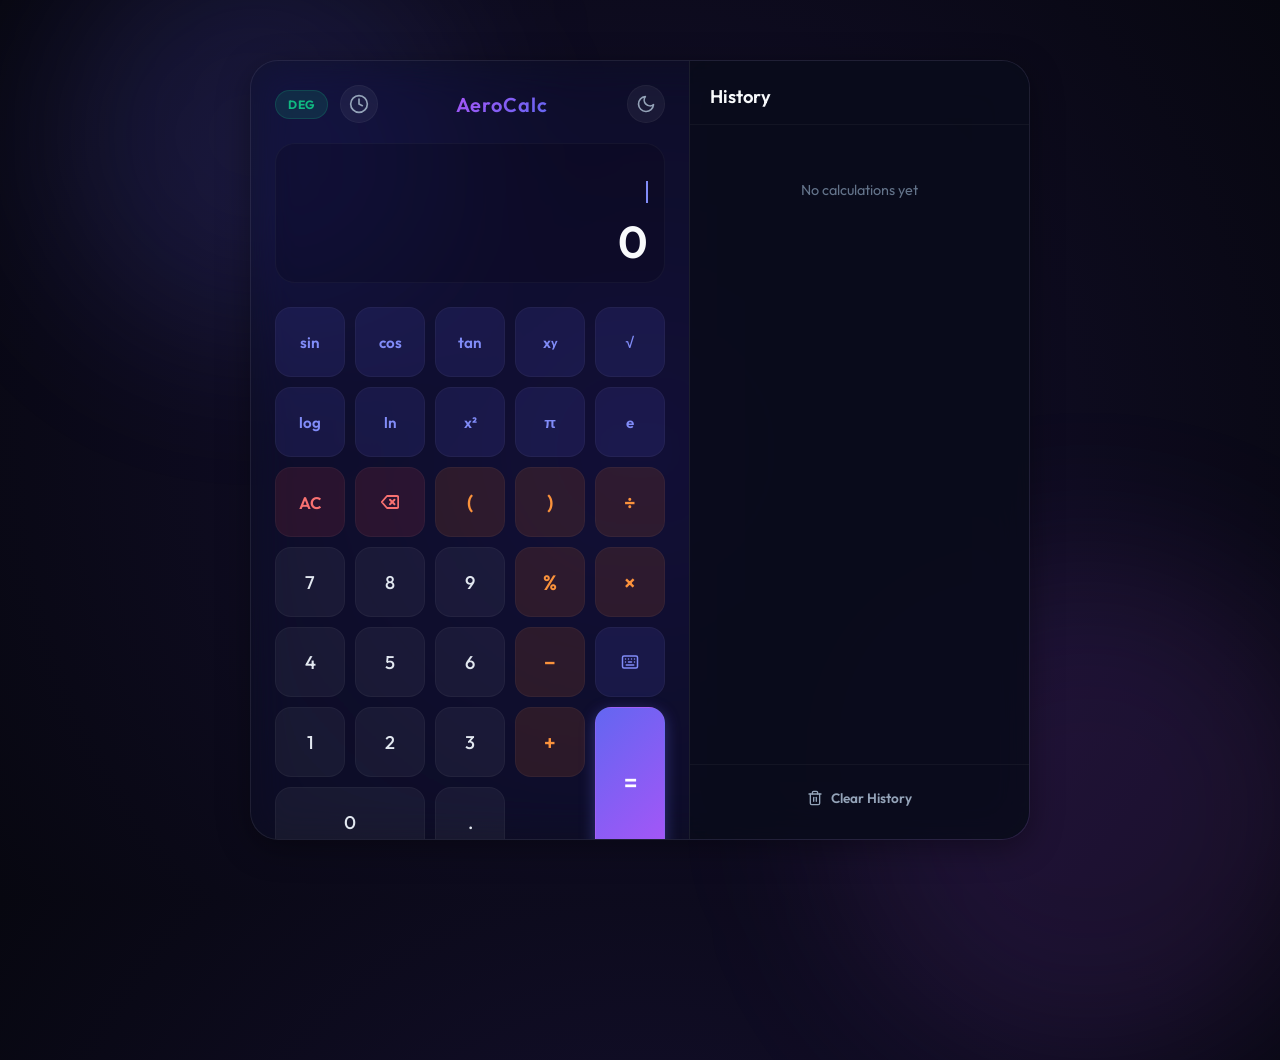
<file: advanced_calculator/index.html>
<!DOCTYPE html>
<html lang="en" data-theme="dark">
<head>
  <meta charset="UTF-8">
  <meta name="viewport" content="width=device-width, initial-scale=1.0">
  <title>AeroCalc - Advanced Glassmorphic Calculator</title>
  <meta name="description" content="A professional, advanced scientific calculator with interactive glassmorphism design, real-time expression rendering, keyboard support, history panel, and light/dark modes.">
  <link rel="stylesheet" href="style.css">
  <!-- Google Fonts: Outfit -->
  <link rel="preconnect" href="https://fonts.googleapis.com">
  <link rel="preconnect" href="https://fonts.gstatic.com" crossorigin>
  <link href="https://fonts.googleapis.com/css2?family=Outfit:wght@300;400;500;600;700&display=swap" rel="stylesheet">
</head>
<body>
  <div class="app-container">
    <!-- Background elements for Glassmorphic glow -->
    <div class="bg-glow bg-glow-1"></div>
    <div class="bg-glow bg-glow-2"></div>

    <div class="calculator-wrapper">
      
      <!-- History Panel (Drawer) -->
      <aside class="history-panel" id="historyPanel">
        <div class="history-header">
          <h3>History</h3>
          <button class="icon-btn btn-close-history" id="closeHistoryBtn" aria-label="Close history">
            <svg xmlns="http://www.w3.org/2000/svg" width="20" height="20" viewBox="0 0 24 24" fill="none" stroke="currentColor" stroke-width="2" stroke-linecap="round" stroke-linejoin="round"><line x1="18" y1="6" x2="6" y2="18"></line><line x1="6" y1="6" x2="18" y2="18"></line></svg>
          </button>
        </div>
        <div class="history-list" id="historyList">
          <div class="history-empty">No calculations yet</div>
        </div>
        <div class="history-footer">
          <button class="text-btn" id="clearHistoryBtn">
            <svg xmlns="http://www.w3.org/2000/svg" width="16" height="16" viewBox="0 0 24 24" fill="none" stroke="currentColor" stroke-width="2" stroke-linecap="round" stroke-linejoin="round"><polyline points="3 6 5 6 21 6"></polyline><path d="M19 6v14a2 2 0 0 1-2 2H7a2 2 0 0 1-2-2V6m3 0V4a2 2 0 0 1 2-2h4a2 2 0 0 1 2 2v2"></path><line x1="10" y1="11" x2="10" y2="17"></line><line x1="14" y1="11" x2="14" y2="17"></line></svg>
            Clear History
          </button>
        </div>
      </aside>

      <!-- Main Calculator Card -->
      <main class="calculator-card">
        
        <!-- Calculator Top Control Bar -->
        <header class="calculator-header">
          <div class="header-left">
            <button class="toggle-mode-btn" id="radDegBtn" title="Toggle Degrees/Radians">
              <span class="active-mode" id="currentAngleMode">DEG</span>
            </button>
            <button class="icon-btn" id="toggleHistoryBtn" title="Toggle History" aria-label="Toggle history">
              <svg xmlns="http://www.w3.org/2000/svg" width="20" height="20" viewBox="0 0 24 24" fill="none" stroke="currentColor" stroke-width="2" stroke-linecap="round" stroke-linejoin="round"><circle cx="12" cy="12" r="10"></circle><polyline points="12 6 12 12 16 14"></polyline></svg>
            </button>
          </div>
          
          <h1 class="brand-title">AeroCalc</h1>

          <div class="header-right">
            <button class="icon-btn" id="themeToggleBtn" title="Toggle Theme" aria-label="Toggle dark/light mode">
              <svg class="sun-icon" xmlns="http://www.w3.org/2000/svg" width="20" height="20" viewBox="0 0 24 24" fill="none" stroke="currentColor" stroke-width="2" stroke-linecap="round" stroke-linejoin="round"><circle cx="12" cy="12" r="5"></circle><line x1="12" y1="1" x2="12" y2="3"></line><line x1="12" y1="21" x2="12" y2="23"></line><line x1="4.22" y1="4.22" x2="5.64" y2="5.64"></line><line x1="18.36" y1="18.36" x2="19.78" y2="19.78"></line><line x1="1" y1="12" x2="3" y2="12"></line><line x1="21" y1="12" x2="23" y2="12"></line><line x1="4.22" y1="19.78" x2="5.64" y2="18.36"></line><line x1="18.36" y1="5.64" x2="19.78" y2="4.22"></line></svg>
              <svg class="moon-icon" xmlns="http://www.w3.org/2000/svg" width="20" height="20" viewBox="0 0 24 24" fill="none" stroke="currentColor" stroke-width="2" stroke-linecap="round" stroke-linejoin="round"><path d="M21 12.79A9 9 0 1 1 11.21 3 7 7 0 0 0 21 12.79z"></path></svg>
            </button>
          </div>
        </header>

        <!-- Calculator Screen -->
        <section class="calculator-screen">
          <div class="expression-container">
            <span class="expression-text" id="expressionText"></span>
            <span class="cursor" id="expressionCursor"></span>
          </div>
          <div class="result-container">
            <span class="preview-equals" id="previewEquals">=</span>
            <span class="result-text" id="resultText">0</span>
          </div>
        </section>

        <!-- Keyboard Guide Tooltip (Triggered by shortcut) -->
        <div class="keyboard-guide" id="keyboardGuide">
          <div class="guide-header">
            <h4>Keyboard Shortcuts</h4>
            <button class="guide-close" id="closeGuideBtn">&times;</button>
          </div>
          <div class="guide-grid">
            <div><kbd>0</kbd> - <kbd>9</kbd> : Numbers</div>
            <div><kbd>+</kbd> <kbd>-</kbd> <kbd>*</kbd> <kbd>/</kbd> : Operators</div>
            <div><kbd>Enter</kbd> or <kbd>=</kbd> : Calculate</div>
            <div><kbd>Backspace</kbd> : Delete</div>
            <div><kbd>Esc</kbd> : Clear (AC)</div>
            <div><kbd>(</kbd> <kbd>)</kbd> : Parentheses</div>
            <div><kbd>s</kbd> <kbd>c</kbd> <kbd>t</kbd> : Sin, Cos, Tan</div>
            <div><kbd>r</kbd> : Square Root (√)</div>
            <div><kbd>^</kbd> : Exponent Power</div>
            <div><kbd>p</kbd> : Pi (π)</div>
          </div>
        </div>

        <!-- Calculator Keypad Layout -->
        <section class="calculator-keypad">
          <!-- Scientific Row 1 -->
          <button class="key key-sci" data-action="sin">sin</button>
          <button class="key key-sci" data-action="cos">cos</button>
          <button class="key key-sci" data-action="tan">tan</button>
          <button class="key key-sci" data-action="pow">x<sup>y</sup></button>
          <button class="key key-sci" data-action="sqrt">√</button>

          <!-- Scientific Row 2 -->
          <button class="key key-sci" data-action="log">log</button>
          <button class="key key-sci" data-action="ln">ln</button>
          <button class="key key-sci" data-action="sqr">x²</button>
          <button class="key key-sci" data-value="π">π</button>
          <button class="key key-sci" data-value="e">e</button>

          <!-- Standard Keys (Grid 4x5 mixed with sci operations) -->
          <button class="key key-action" data-action="clear">AC</button>
          <button class="key key-action" data-action="backspace" aria-label="Delete">
            <svg xmlns="http://www.w3.org/2000/svg" width="18" height="18" viewBox="0 0 24 24" fill="none" stroke="currentColor" stroke-width="2.5" stroke-linecap="round" stroke-linejoin="round"><path d="M21 4H8l-7 8 7 8h13a2 2 0 0 0 2-2V6a2 2 0 0 0-2-2z"></path><line x1="18" y1="9" x2="12" y2="15"></line><line x1="12" y1="9" x2="18" y2="15"></line></svg>
          </button>
          <button class="key key-op" data-value="(">(</button>
          <button class="key key-op" data-value=")">)</button>
          <button class="key key-op" data-value="÷">÷</button>

          <button class="key key-num" data-value="7">7</button>
          <button class="key key-num" data-value="8">8</button>
          <button class="key key-num" data-value="9">9</button>
          <button class="key key-op" data-value="%">%</button>
          <button class="key key-op" data-value="×">×</button>

          <button class="key key-num" data-value="4">4</button>
          <button class="key key-num" data-value="5">5</button>
          <button class="key key-num" data-value="6">6</button>
          <button class="key key-op" data-value="-">−</button>
          <button class="key key-sci-inline key-sci" data-action="keyboard" title="Keyboard Guide">
            <svg xmlns="http://www.w3.org/2000/svg" width="18" height="18" viewBox="0 0 24 24" fill="none" stroke="currentColor" stroke-width="2" stroke-linecap="round" stroke-linejoin="round"><rect x="2" y="4" width="20" height="16" rx="2" ry="2"></rect><line x1="6" y1="8" x2="6" y2="8"></line><line x1="10" y1="8" x2="10" y2="8"></line><line x1="14" y1="8" x2="14" y2="8"></line><line x1="18" y1="8" x2="18" y2="8"></line><line x1="6" y1="12" x2="6" y2="12"></line><line x1="18" y1="12" x2="18" y2="12"></line><line x1="7" y1="16" x2="17" y2="16"></line><line x1="10" y1="12" x2="14" y2="12"></line></svg>
          </button>

          <button class="key key-num" data-value="1">1</button>
          <button class="key key-num" data-value="2">2</button>
          <button class="key key-num" data-value="3">3</button>
          <button class="key key-op" data-value="+">+</button>
          <!-- Equal button (Spans two rows or stands tall) -->
          <button class="key key-equal" data-action="calculate">=</button>

          <button class="key key-num key-zero" data-value="0">0</button>
          <button class="key key-num" data-value=".">.</button>
        </section>
      </main>
    </div>
  </div>
  
  <script src="script.js"></script>
</body>
</html>
</file>
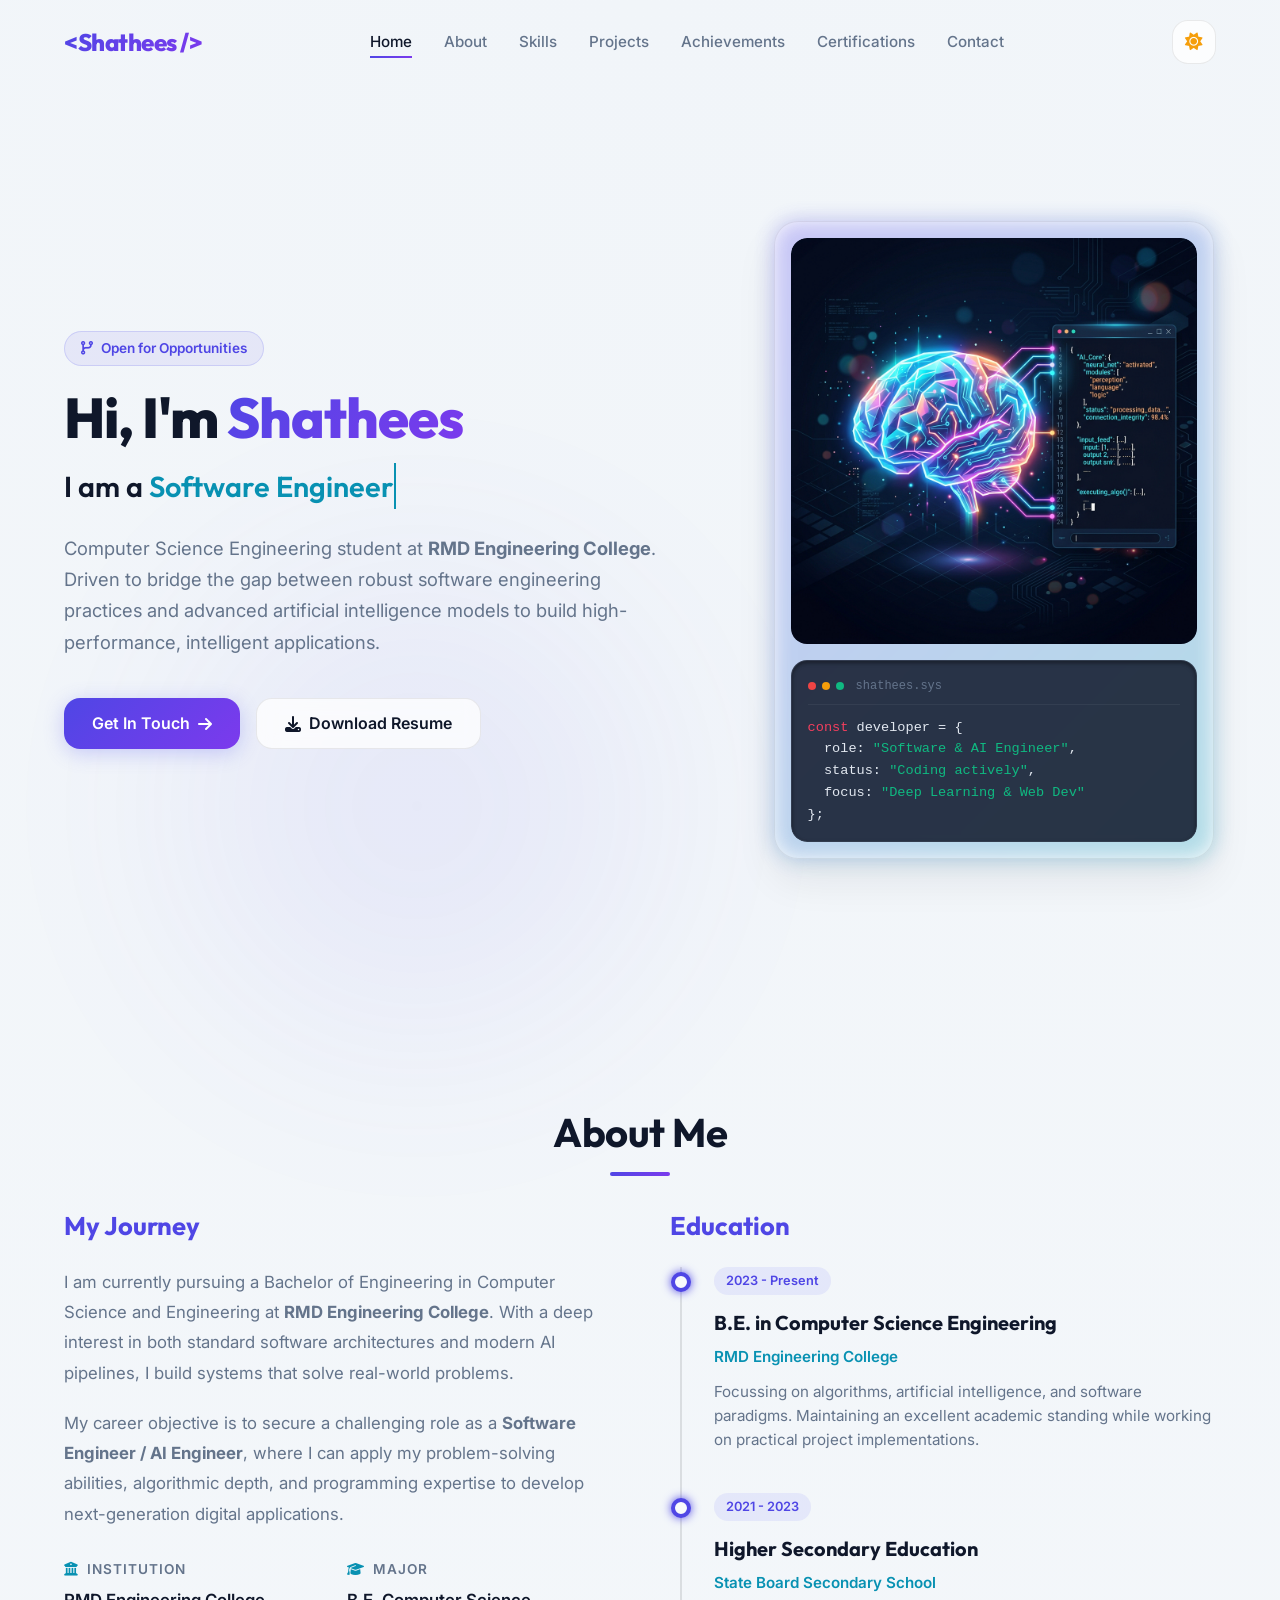
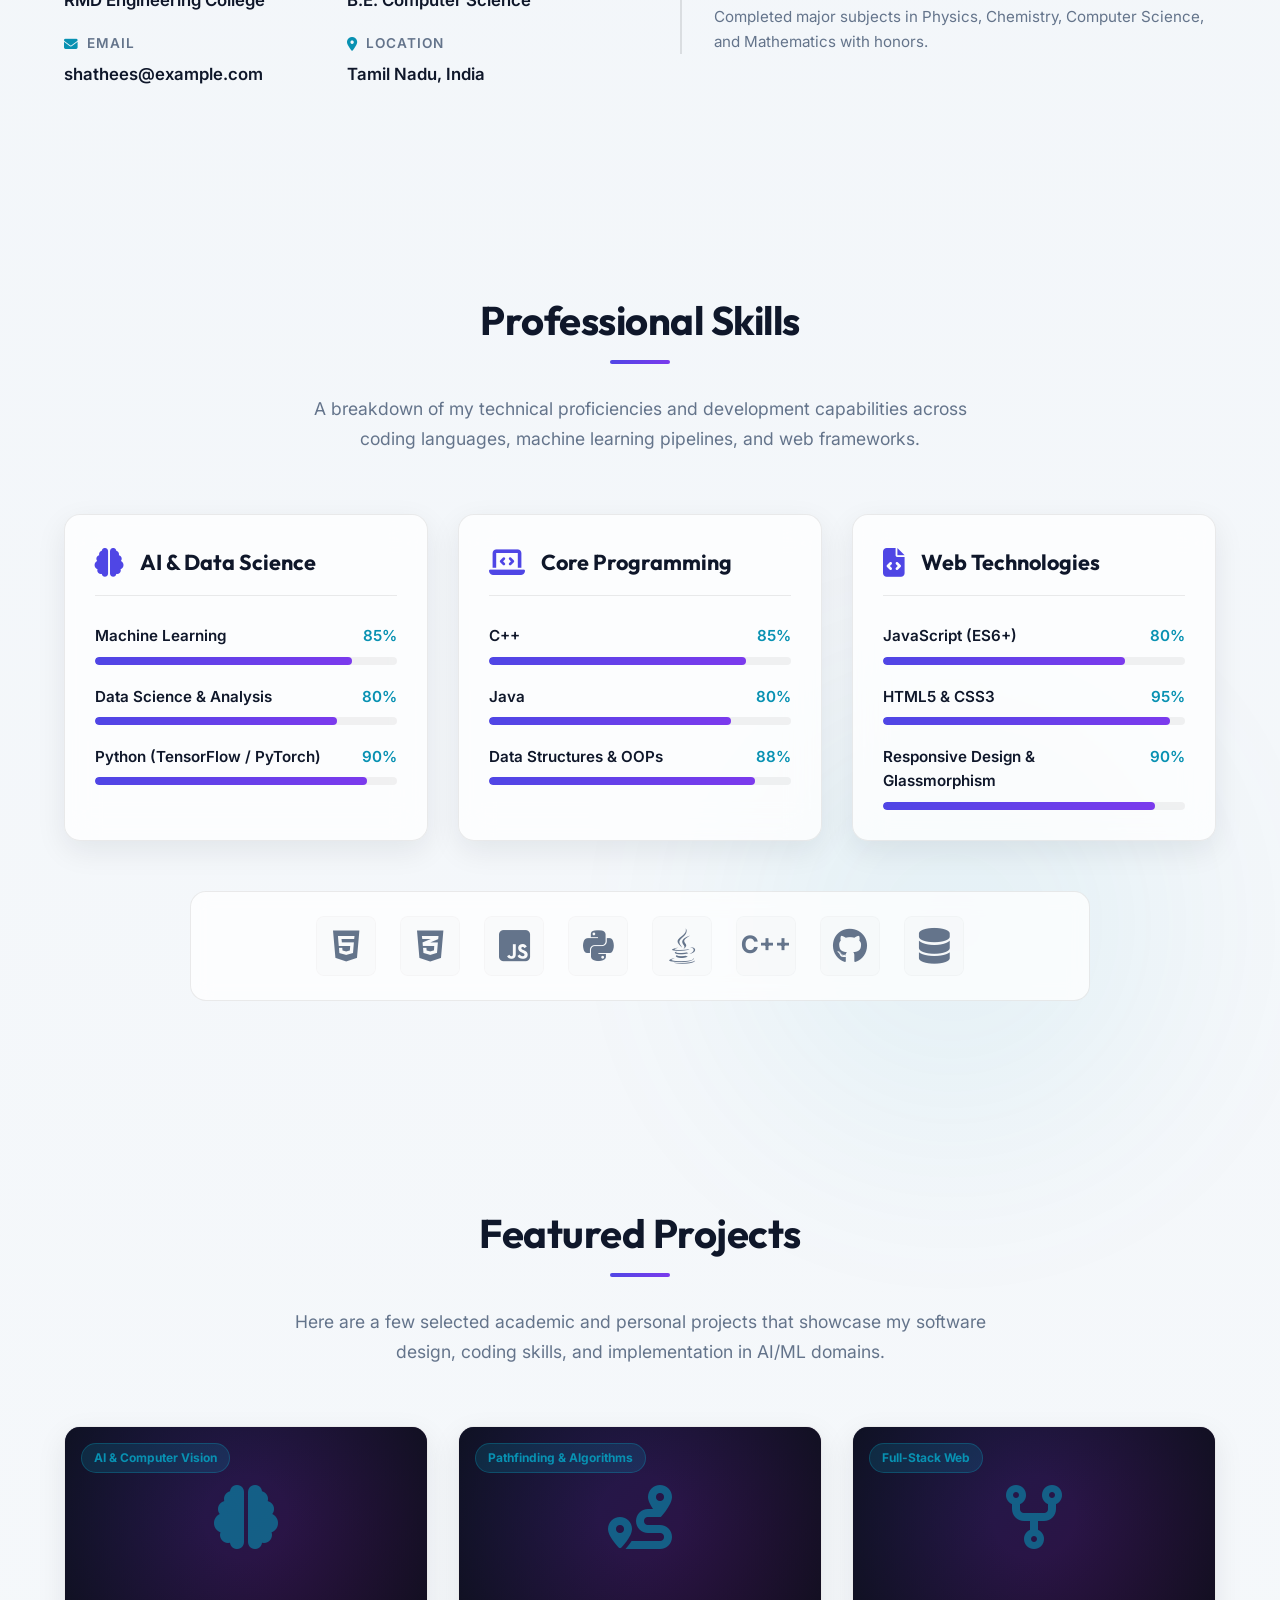
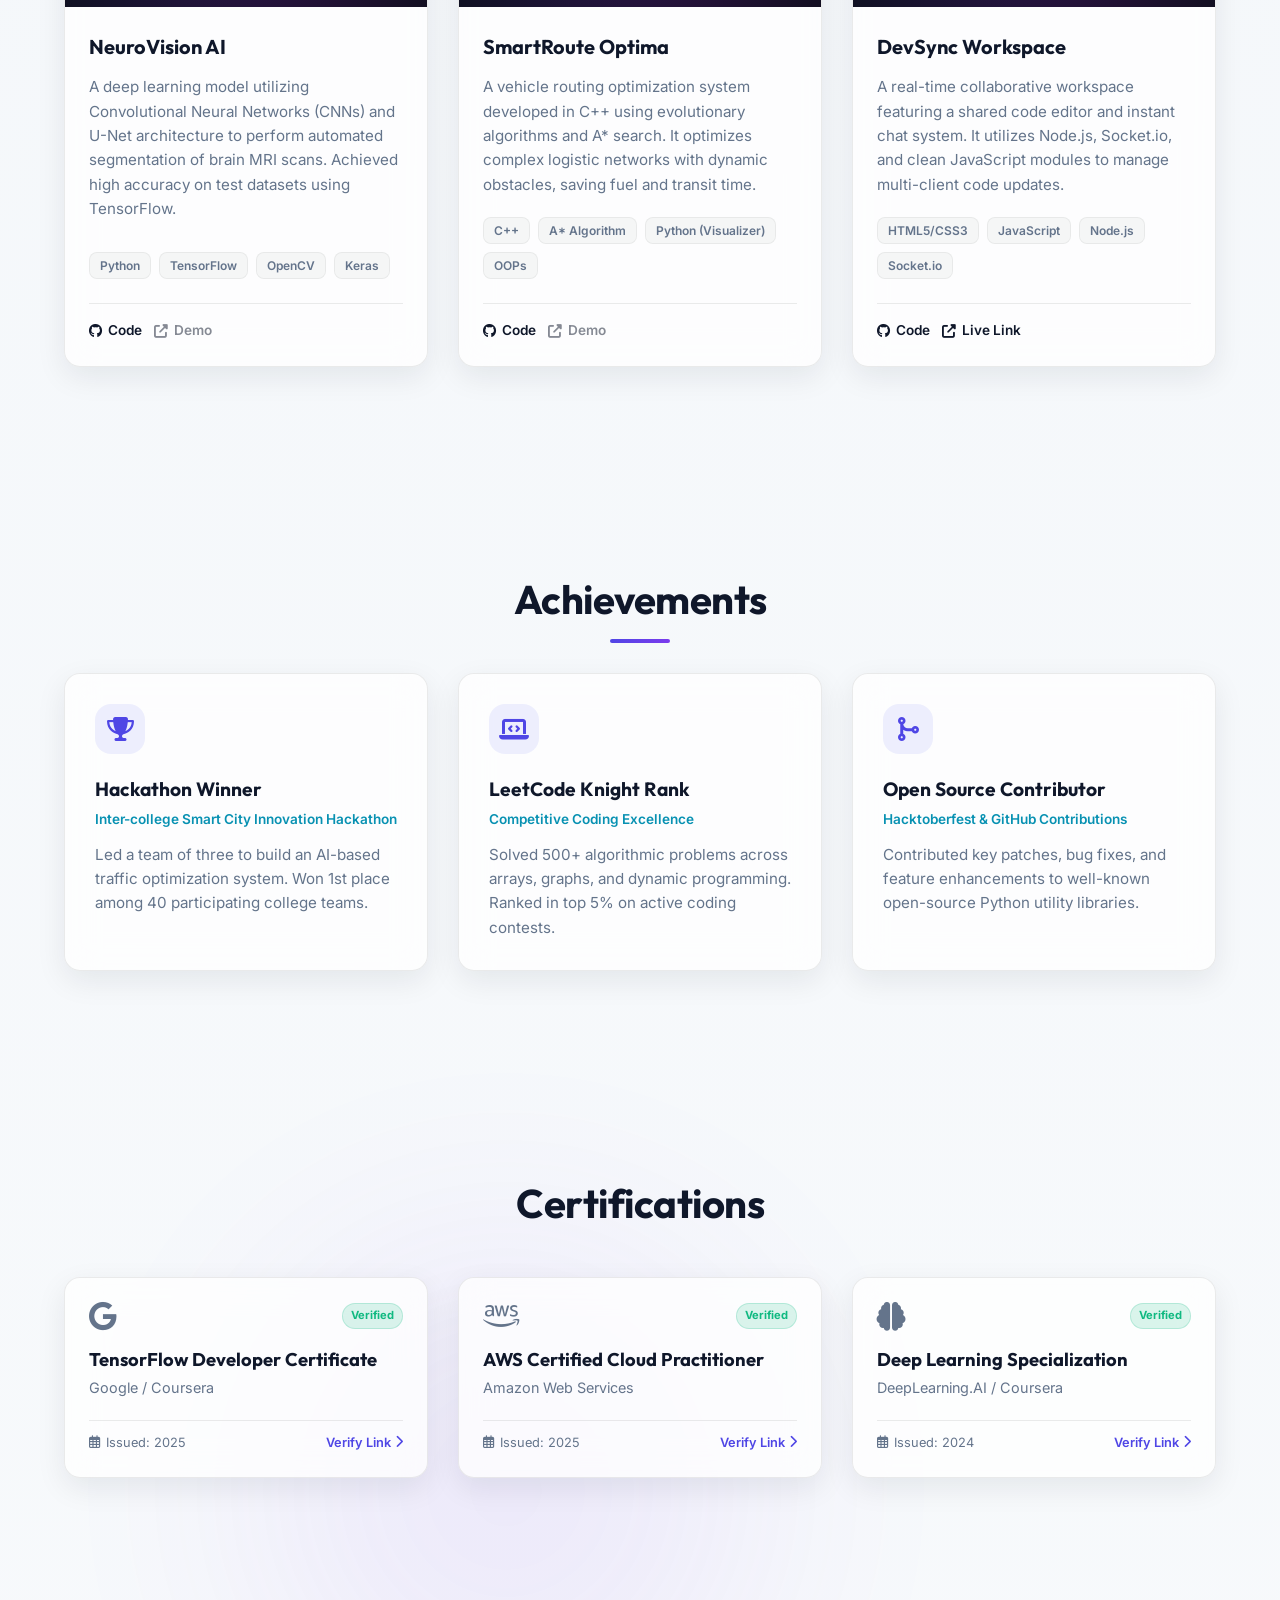
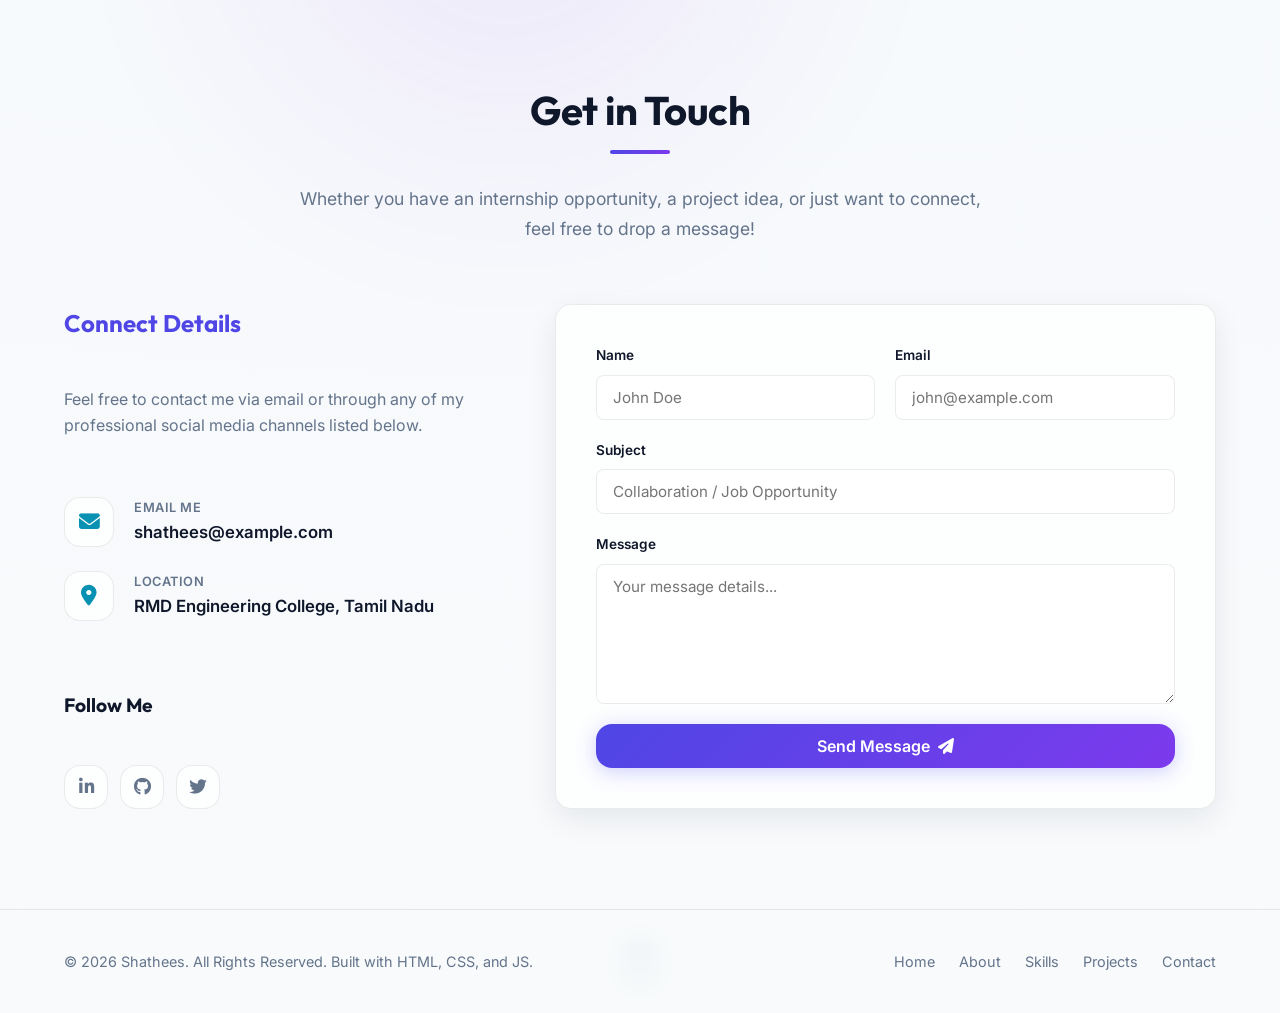
<file: shathees-portfolio/index.html>
<!DOCTYPE html>
<html lang="en">
<head>
    <meta charset="UTF-8">
    <meta name="viewport" content="width=device-width, initial-scale=1.0">
    <title>Shathees | Software Engineer & AI Engineer Portfolio</title>
    
    <!-- SEO Meta Tags -->
    <meta name="description" content="Portfolio of Shathees, a Computer Science Engineering student at RMD Engineering College. Specializing in Software Engineering, Machine Learning, and Data Science.">
    <meta name="keywords" content="Shathees, RMD Engineering College, Software Engineer, AI Engineer, Machine Learning, Data Science, Portfolio, Computer Science Student">
    <meta name="author" content="Shathees">
    
    <!-- Open Graph / Facebook -->
    <meta property="og:type" content="website">
    <meta property="og:title" content="Shathees | Software Engineer & AI Engineer Portfolio">
    <meta property="og:description" content="Explore Shathees' projects, skills, and certifications in Computer Science, AI, and Software Development.">
    <meta property="og:image" content="hero_illustration.png">

    <!-- Twitter -->
    <meta property="twitter:card" content="summary_large_image">
    <meta property="twitter:title" content="Shathees | Software & AI Engineer Portfolio">
    <meta property="twitter:description" content="Explore Shathees' projects, skills, and certifications in Computer Science, AI, and Software Development.">
    <meta property="twitter:image" content="hero_illustration.png">

    <!-- Google Fonts -->
    <link rel="preconnect" href="https://fonts.googleapis.com">
    <link rel="preconnect" href="https://fonts.gstatic.com" crossorigin>
    <link href="https://fonts.googleapis.com/css2?family=Inter:wght@300;400;500;600;700&family=Outfit:wght@400;500;600;700;800&display=swap" rel="stylesheet">
    
    <!-- FontAwesome Icons -->
    <link rel="stylesheet" href="https://cdnjs.cloudflare.com/ajax/libs/font-awesome/6.4.0/css/all.min.css">
    
    <!-- Stylesheet -->
    <link rel="stylesheet" href="style.css">
</head>
<body class="dark-theme">
    <!-- Background Aurora Blobs -->
    <div class="blob blob-1"></div>
    <div class="blob blob-2"></div>
    <div class="blob blob-3"></div>

    <!-- Sticky Navbar -->
    <header class="navbar" id="navbar">
        <div class="nav-container">
            <a href="#home" class="logo" id="nav-logo">
                <span class="gradient-text">&lt;Shathees /&gt;</span>
            </a>
            
            <nav class="nav-menu" id="nav-menu">
                <a href="#home" class="nav-link active" id="link-home">Home</a>
                <a href="#about" class="nav-link" id="link-about">About</a>
                <a href="#skills" class="nav-link" id="link-skills">Skills</a>
                <a href="#projects" class="nav-link" id="link-projects">Projects</a>
                <a href="#achievements" class="nav-link" id="link-achievements">Achievements</a>
                <a href="#certifications" class="nav-link" id="link-certifications">Certifications</a>
                <a href="#contact" class="nav-link" id="link-contact">Contact</a>
            </nav>

            <div class="nav-actions">
                <!-- Theme Toggle Button -->
                <button class="theme-toggle" id="theme-toggle" aria-label="Toggle Dark/Light Mode">
                    <i class="fas fa-moon moon-icon"></i>
                    <i class="fas fa-sun sun-icon"></i>
                </button>
                
                <!-- Mobile Nav Toggle -->
                <button class="mobile-toggle" id="mobile-toggle" aria-label="Toggle Navigation Menu">
                    <span class="bar"></span>
                    <span class="bar"></span>
                    <span class="bar"></span>
                </button>
            </div>
        </div>
    </header>

    <!-- Hero Section -->
    <section class="hero-section section-padding" id="home">
        <div class="container hero-container">
            <div class="hero-content">
                <div class="badge-container">
                    <span class="hero-badge"><i class="fas fa-code-branch"></i> Open for Opportunities</span>
                </div>
                <h1 class="hero-title">
                    Hi, I'm <span class="gradient-text name-highlight">Shathees</span>
                </h1>
                <h2 class="hero-subtitle">
                    I am a <span class="typing-text" id="typing-text"></span><span class="cursor">&nbsp;</span>
                </h2>
                <p class="hero-description">
                    Computer Science Engineering student at <strong>RMD Engineering College</strong>. Driven to bridge the gap between robust software engineering practices and advanced artificial intelligence models to build high-performance, intelligent applications.
                </p>
                <div class="hero-ctas">
                    <a href="#contact" class="btn btn-primary" id="hero-btn-contact">Get In Touch <i class="fas fa-arrow-right"></i></a>
                    <a href="sample_resume.pdf" class="btn btn-secondary" id="hero-btn-resume" download><i class="fas fa-download"></i> Download Resume</a>
                </div>
            </div>
            
            <div class="hero-image-wrapper">
                <div class="hero-card-glowing">
                    <div class="hero-card-inner">
                        <img src="hero_illustration.png" alt="AI and Code Illustration" class="hero-image" id="hero-img">
                        <div class="terminal-stats">
                            <div class="terminal-header">
                                <span class="dot red"></span>
                                <span class="dot yellow"></span>
                                <span class="dot green"></span>
                                <span class="terminal-title">shathees.sys</span>
                            </div>
                            <div class="terminal-body">
                                <p><span class="terminal-keyword">const</span> developer = {</p>
                                <p>&nbsp;&nbsp;role: <span class="terminal-string">"Software & AI Engineer"</span>,</p>
                                <p>&nbsp;&nbsp;status: <span class="terminal-string">"Coding actively"</span>,</p>
                                <p>&nbsp;&nbsp;focus: <span class="terminal-string">"Deep Learning & Web Dev"</span></p>
                                <p>};</p>
                            </div>
                        </div>
                    </div>
                </div>
            </div>
        </div>
        <a href="#about" class="scroll-down" aria-label="Scroll to About Section">
            <div class="mouse">
                <div class="wheel"></div>
            </div>
        </a>
    </section>

    <!-- About Me Section -->
    <section class="about-section section-padding" id="about">
        <div class="container">
            <h2 class="section-title text-center" data-reveal="fade-up">About Me</h2>
            <div class="section-underline" data-reveal="fade-up"></div>

            <div class="about-grid">
                <!-- Info Column -->
                <div class="about-info" data-reveal="fade-right">
                    <h3 class="about-subtitle">My Journey</h3>
                    <p class="about-text">
                        I am currently pursuing a Bachelor of Engineering in Computer Science and Engineering at <strong>RMD Engineering College</strong>. With a deep interest in both standard software architectures and modern AI pipelines, I build systems that solve real-world problems.
                    </p>
                    <p class="about-text">
                        My career objective is to secure a challenging role as a <strong>Software Engineer / AI Engineer</strong>, where I can apply my problem-solving abilities, algorithmic depth, and programming expertise to develop next-generation digital applications.
                    </p>
                    
                    <div class="about-details-grid">
                        <div class="detail-item">
                            <span class="detail-label"><i class="fas fa-university"></i> Institution</span>
                            <span class="detail-value">RMD Engineering College</span>
                        </div>
                        <div class="detail-item">
                            <span class="detail-label"><i class="fas fa-graduation-cap"></i> Major</span>
                            <span class="detail-value">B.E. Computer Science</span>
                        </div>
                        <div class="detail-item">
                            <span class="detail-label"><i class="fas fa-envelope"></i> Email</span>
                            <span class="detail-value"><a href="mailto:shathees@example.com">shathees@example.com</a></span>
                        </div>
                        <div class="detail-item">
                            <span class="detail-label"><i class="fas fa-map-marker-alt"></i> Location</span>
                            <span class="detail-value">Tamil Nadu, India</span>
                        </div>
                    </div>
                </div>

                <!-- Education Timeline Column -->
                <div class="about-education" data-reveal="fade-left">
                    <h3 class="about-subtitle">Education</h3>
                    <div class="timeline">
                        <div class="timeline-item">
                            <div class="timeline-dot"></div>
                            <div class="timeline-date">2023 - Present</div>
                            <h4 class="timeline-title">B.E. in Computer Science Engineering</h4>
                            <p class="timeline-institution">RMD Engineering College</p>
                            <p class="timeline-desc">Focussing on algorithms, artificial intelligence, and software paradigms. Maintaining an excellent academic standing while working on practical project implementations.</p>
                        </div>
                        <div class="timeline-item">
                            <div class="timeline-dot"></div>
                            <div class="timeline-date">2021 - 2023</div>
                            <h4 class="timeline-title">Higher Secondary Education</h4>
                            <p class="timeline-institution">State Board Secondary School</p>
                            <p class="timeline-desc">Completed major subjects in Physics, Chemistry, Computer Science, and Mathematics with honors.</p>
                        </div>
                    </div>
                </div>
            </div>
        </div>
    </section>

    <!-- Skills Section -->
    <section class="skills-section section-padding" id="skills">
        <div class="container">
            <h2 class="section-title text-center" data-reveal="fade-up">Professional Skills</h2>
            <div class="section-underline" data-reveal="fade-up"></div>
            
            <p class="section-description text-center" data-reveal="fade-up">
                A breakdown of my technical proficiencies and development capabilities across coding languages, machine learning pipelines, and web frameworks.
            </p>

            <div class="skills-grid">
                <!-- AI / Data Science Skills Card -->
                <div class="skills-category-card" data-reveal="fade-up">
                    <div class="category-header">
                        <i class="fas fa-brain category-icon"></i>
                        <h3>AI & Data Science</h3>
                    </div>
                    <div class="skills-list">
                        <!-- Machine Learning -->
                        <div class="skill-item">
                            <div class="skill-info">
                                <span class="skill-name">Machine Learning</span>
                                <span class="skill-percentage">85%</span>
                            </div>
                            <div class="skill-bar-wrapper">
                                <div class="skill-bar-progress" data-width="85%"></div>
                            </div>
                        </div>
                        <!-- Data Science -->
                        <div class="skill-item">
                            <div class="skill-info">
                                <span class="skill-name">Data Science & Analysis</span>
                                <span class="skill-percentage">80%</span>
                            </div>
                            <div class="skill-bar-wrapper">
                                <div class="skill-bar-progress" data-width="80%"></div>
                            </div>
                        </div>
                        <!-- Python -->
                        <div class="skill-item">
                            <div class="skill-info">
                                <span class="skill-name">Python (TensorFlow / PyTorch)</span>
                                <span class="skill-percentage">90%</span>
                            </div>
                            <div class="skill-bar-wrapper">
                                <div class="skill-bar-progress" data-width="90%"></div>
                            </div>
                        </div>
                    </div>
                </div>

                <!-- Languages & Software Engineering Card -->
                <div class="skills-category-card" data-reveal="fade-up" data-delay="100">
                    <div class="category-header">
                        <i class="fas fa-laptop-code category-icon"></i>
                        <h3>Core Programming</h3>
                    </div>
                    <div class="skills-list">
                        <!-- C++ -->
                        <div class="skill-item">
                            <div class="skill-info">
                                <span class="skill-name">C++</span>
                                <span class="skill-percentage">85%</span>
                            </div>
                            <div class="skill-bar-wrapper">
                                <div class="skill-bar-progress" data-width="85%"></div>
                            </div>
                        </div>
                        <!-- Java -->
                        <div class="skill-item">
                            <div class="skill-info">
                                <span class="skill-name">Java</span>
                                <span class="skill-percentage">80%</span>
                            </div>
                            <div class="skill-bar-wrapper">
                                <div class="skill-bar-progress" data-width="80%"></div>
                            </div>
                        </div>
                        <!-- OOPs & DS Algorithms -->
                        <div class="skill-item">
                            <div class="skill-info">
                                <span class="skill-name">Data Structures & OOPs</span>
                                <span class="skill-percentage">88%</span>
                            </div>
                            <div class="skill-bar-wrapper">
                                <div class="skill-bar-progress" data-width="88%"></div>
                            </div>
                        </div>
                    </div>
                </div>

                <!-- Front-End Web Development Card -->
                <div class="skills-category-card" data-reveal="fade-up" data-delay="200">
                    <div class="category-header">
                        <i class="fas fa-file-code category-icon"></i>
                        <h3>Web Technologies</h3>
                    </div>
                    <div class="skills-list">
                        <!-- JavaScript -->
                        <div class="skill-item">
                            <div class="skill-info">
                                <span class="skill-name">JavaScript (ES6+)</span>
                                <span class="skill-percentage">80%</span>
                            </div>
                            <div class="skill-bar-wrapper">
                                <div class="skill-bar-progress" data-width="80%"></div>
                            </div>
                        </div>
                        <!-- HTML5 & CSS3 -->
                        <div class="skill-item">
                            <div class="skill-info">
                                <span class="skill-name">HTML5 & CSS3</span>
                                <span class="skill-percentage">95%</span>
                            </div>
                            <div class="skill-bar-wrapper">
                                <div class="skill-bar-progress" data-width="95%"></div>
                            </div>
                        </div>
                        <!-- Responsive Web Design -->
                        <div class="skill-item">
                            <div class="skill-info">
                                <span class="skill-name">Responsive Design & Glassmorphism</span>
                                <span class="skill-percentage">90%</span>
                            </div>
                            <div class="skill-bar-wrapper">
                                <div class="skill-bar-progress" data-width="90%"></div>
                            </div>
                        </div>
                    </div>
                </div>
            </div>

            <!-- Icons Ticker / Skills Badge Bar -->
            <div class="skills-badges-bar" data-reveal="fade-up">
                <div class="badge-icon" title="HTML5"><i class="fab fa-html5"></i></div>
                <div class="badge-icon" title="CSS3"><i class="fab fa-css3-alt"></i></div>
                <div class="badge-icon" title="JavaScript"><i class="fab fa-js-square"></i></div>
                <div class="badge-icon" title="Python"><i class="fab fa-python"></i></div>
                <div class="badge-icon" title="Java"><i class="fab fa-java"></i></div>
                <div class="badge-icon" title="C++" style="font-weight: 700; font-size: 1.5rem; display: flex; align-items: center; justify-content: center;">C++</div>
                <div class="badge-icon" title="Git/GitHub"><i class="fab fa-github"></i></div>
                <div class="badge-icon" title="Databases"><i class="fas fa-database"></i></div>
            </div>
        </div>
    </section>

    <!-- Projects Section -->
    <section class="projects-section section-padding" id="projects">
        <div class="container">
            <h2 class="section-title text-center" data-reveal="fade-up">Featured Projects</h2>
            <div class="section-underline" data-reveal="fade-up"></div>
            
            <p class="section-description text-center" data-reveal="fade-up">
                Here are a few selected academic and personal projects that showcase my software design, coding skills, and implementation in AI/ML domains.
            </p>

            <div class="projects-grid">
                <!-- Project 1 -->
                <div class="project-card" data-reveal="fade-up">
                    <div class="project-img-container">
                        <div class="project-gradient-overlay"></div>
                        <div class="project-tag">AI & Computer Vision</div>
                        <i class="fas fa-brain project-placeholder-icon"></i>
                    </div>
                    <div class="project-info">
                        <h3 class="project-card-title">NeuroVision AI</h3>
                        <p class="project-card-desc">
                            A deep learning model utilizing Convolutional Neural Networks (CNNs) and U-Net architecture to perform automated segmentation of brain MRI scans. Achieved high accuracy on test datasets using TensorFlow.
                        </p>
                        <div class="project-tech-tags">
                            <span>Python</span>
                            <span>TensorFlow</span>
                            <span>OpenCV</span>
                            <span>Keras</span>
                        </div>
                        <div class="project-links">
                            <a href="https://github.com/shathees/neurovision-ai" target="_blank" class="project-link-btn" rel="noopener noreferrer"><i class="fab fa-github"></i> Code</a>
                            <a href="#" class="project-link-btn disabled-link"><i class="fas fa-external-link-alt"></i> Demo</a>
                        </div>
                    </div>
                </div>

                <!-- Project 2 -->
                <div class="project-card" data-reveal="fade-up" data-delay="100">
                    <div class="project-img-container">
                        <div class="project-gradient-overlay"></div>
                        <div class="project-tag">Pathfinding & Algorithms</div>
                        <i class="fas fa-route project-placeholder-icon"></i>
                    </div>
                    <div class="project-info">
                        <h3 class="project-card-title">SmartRoute Optima</h3>
                        <p class="project-card-desc">
                            A vehicle routing optimization system developed in C++ using evolutionary algorithms and A* search. It optimizes complex logistic networks with dynamic obstacles, saving fuel and transit time.
                        </p>
                        <div class="project-tech-tags">
                            <span>C++</span>
                            <span>A* Algorithm</span>
                            <span>Python (Visualizer)</span>
                            <span>OOPs</span>
                        </div>
                        <div class="project-links">
                            <a href="https://github.com/shathees/smartroute-optima" target="_blank" class="project-link-btn" rel="noopener noreferrer"><i class="fab fa-github"></i> Code</a>
                            <a href="#" class="project-link-btn disabled-link"><i class="fas fa-external-link-alt"></i> Demo</a>
                        </div>
                    </div>
                </div>

                <!-- Project 3 -->
                <div class="project-card" data-reveal="fade-up" data-delay="200">
                    <div class="project-img-container">
                        <div class="project-gradient-overlay"></div>
                        <div class="project-tag">Full-Stack Web</div>
                        <i class="fas fa-code-fork project-placeholder-icon"></i>
                    </div>
                    <div class="project-info">
                        <h3 class="project-card-title">DevSync Workspace</h3>
                        <p class="project-card-desc">
                            A real-time collaborative workspace featuring a shared code editor and instant chat system. It utilizes Node.js, Socket.io, and clean JavaScript modules to manage multi-client code updates.
                        </p>
                        <div class="project-tech-tags">
                            <span>HTML5/CSS3</span>
                            <span>JavaScript</span>
                            <span>Node.js</span>
                            <span>Socket.io</span>
                        </div>
                        <div class="project-links">
                            <a href="https://github.com/shathees/devsync-workspace" target="_blank" class="project-link-btn" rel="noopener noreferrer"><i class="fab fa-github"></i> Code</a>
                            <a href="#" class="project-link-btn"><i class="fas fa-external-link-alt"></i> Live Link</a>
                        </div>
                    </div>
                </div>
            </div>
        </div>
    </section>

    <!-- Achievements Section -->
    <section class="achievements-section section-padding" id="achievements">
        <div class="container">
            <h2 class="section-title text-center" data-reveal="fade-up">Achievements</h2>
            <div class="section-underline" data-reveal="fade-up"></div>

            <div class="achievements-grid">
                <!-- Achievement 1 -->
                <div class="achievement-card" data-reveal="fade-up">
                    <div class="achievement-icon-box">
                        <i class="fas fa-trophy"></i>
                    </div>
                    <div class="achievement-text">
                        <h4>Hackathon Winner</h4>
                        <p class="achievement-sub">Inter-college Smart City Innovation Hackathon</p>
                        <p class="achievement-detail">Led a team of three to build an AI-based traffic optimization system. Won 1st place among 40 participating college teams.</p>
                    </div>
                </div>

                <!-- Achievement 2 -->
                <div class="achievement-card" data-reveal="fade-up" data-delay="100">
                    <div class="achievement-icon-box">
                        <i class="fas fa-laptop-code"></i>
                    </div>
                    <div class="achievement-text">
                        <h4>LeetCode Knight Rank</h4>
                        <p class="achievement-sub">Competitive Coding Excellence</p>
                        <p class="achievement-detail">Solved 500+ algorithmic problems across arrays, graphs, and dynamic programming. Ranked in top 5% on active coding contests.</p>
                    </div>
                </div>

                <!-- Achievement 3 -->
                <div class="achievement-card" data-reveal="fade-up" data-delay="200">
                    <div class="achievement-icon-box">
                        <i class="fas fa-code-merge"></i>
                    </div>
                    <div class="achievement-text">
                        <h4>Open Source Contributor</h4>
                        <p class="achievement-sub">Hacktoberfest & GitHub Contributions</p>
                        <p class="achievement-detail">Contributed key patches, bug fixes, and feature enhancements to well-known open-source Python utility libraries.</p>
                    </div>
                </div>
            </div>
        </div>
    </section>

    <!-- Certifications Section -->
    <section class="certifications-section section-padding" id="certifications">
        <div class="container">
            <h2 class="section-title text-center" data-reveal="fade-up">Certifications</h2>
            <div class="section-underline" data-reveal="fade-up"></div>

            <div class="certifications-grid">
                <!-- Cert 1 -->
                <div class="cert-card" data-reveal="fade-up">
                    <div class="cert-header">
                        <i class="fab fa-google cert-icon-brand"></i>
                        <span class="cert-badge">Verified</span>
                    </div>
                    <h4 class="cert-name">TensorFlow Developer Certificate</h4>
                    <p class="cert-issuer">Google / Coursera</p>
                    <div class="cert-footer">
                        <span class="cert-date"><i class="far fa-calendar-alt"></i> Issued: 2025</span>
                        <a href="#" class="cert-verify-btn" id="verify-cert-1">Verify Link <i class="fas fa-chevron-right"></i></a>
                    </div>
                </div>

                <!-- Cert 2 -->
                <div class="cert-card" data-reveal="fade-up" data-delay="100">
                    <div class="cert-header">
                        <i class="fab fa-aws cert-icon-brand"></i>
                        <span class="cert-badge">Verified</span>
                    </div>
                    <h4 class="cert-name">AWS Certified Cloud Practitioner</h4>
                    <p class="cert-issuer">Amazon Web Services</p>
                    <div class="cert-footer">
                        <span class="cert-date"><i class="far fa-calendar-alt"></i> Issued: 2025</span>
                        <a href="#" class="cert-verify-btn" id="verify-cert-2">Verify Link <i class="fas fa-chevron-right"></i></a>
                    </div>
                </div>

                <!-- Cert 3 -->
                <div class="cert-card" data-reveal="fade-up" data-delay="200">
                    <div class="cert-header">
                        <i class="fas fa-brain cert-icon-brand"></i>
                        <span class="cert-badge">Verified</span>
                    </div>
                    <h4 class="cert-name">Deep Learning Specialization</h4>
                    <p class="cert-issuer">DeepLearning.AI / Coursera</p>
                    <div class="cert-footer">
                        <span class="cert-date"><i class="far fa-calendar-alt"></i> Issued: 2024</span>
                        <a href="#" class="cert-verify-btn" id="verify-cert-3">Verify Link <i class="fas fa-chevron-right"></i></a>
                    </div>
                </div>
            </div>
        </div>
    </section>

    <!-- Contact Section -->
    <section class="contact-section section-padding" id="contact">
        <div class="container">
            <h2 class="section-title text-center" data-reveal="fade-up">Get in Touch</h2>
            <div class="section-underline" data-reveal="fade-up"></div>
            
            <p class="section-description text-center" data-reveal="fade-up">
                Whether you have an internship opportunity, a project idea, or just want to connect, feel free to drop a message!
            </p>

            <div class="contact-grid">
                <!-- Info details & socials -->
                <div class="contact-info-panel" data-reveal="fade-right">
                    <h3 class="contact-subtitle">Connect Details</h3>
                    <p class="contact-info-text">
                        Feel free to contact me via email or through any of my professional social media channels listed below.
                    </p>
                    
                    <div class="contact-channels">
                        <div class="channel-item">
                            <div class="channel-icon"><i class="fas fa-envelope"></i></div>
                            <div class="channel-details">
                                <span class="channel-label">Email Me</span>
                                <a href="mailto:shathees@example.com" class="channel-value">shathees@example.com</a>
                            </div>
                        </div>
                        <div class="channel-item">
                            <div class="channel-icon"><i class="fas fa-location-dot"></i></div>
                            <div class="channel-details">
                                <span class="channel-label">Location</span>
                                <span class="channel-value">RMD Engineering College, Tamil Nadu</span>
                            </div>
                        </div>
                    </div>

                    <h4 class="socials-title">Follow Me</h4>
                    <div class="social-links">
                        <a href="https://linkedin.com/in/shathees" target="_blank" class="social-btn" aria-label="LinkedIn Profile" rel="noopener noreferrer">
                            <i class="fab fa-linkedin-in"></i>
                        </a>
                        <a href="https://github.com/shathees" target="_blank" class="social-btn" aria-label="GitHub Profile" rel="noopener noreferrer">
                            <i class="fab fa-github"></i>
                        </a>
                        <a href="https://twitter.com/shathees" target="_blank" class="social-btn" aria-label="Twitter Profile" rel="noopener noreferrer">
                            <i class="fab fa-twitter"></i>
                        </a>
                    </div>
                </div>

                <!-- Form Card -->
                <div class="contact-form-panel" data-reveal="fade-left">
                    <form id="portfolio-contact-form" novalidate>
                        <div class="form-row">
                            <div class="form-group">
                                <label for="form-name">Name</label>
                                <input type="text" id="form-name" placeholder="John Doe" required>
                                <span class="error-msg" id="error-name">Name is required</span>
                            </div>
                            <div class="form-group">
                                <label for="form-email">Email</label>
                                <input type="email" id="form-email" placeholder="john@example.com" required>
                                <span class="error-msg" id="error-email">Valid email is required</span>
                            </div>
                        </div>
                        <div class="form-group">
                            <label for="form-subject">Subject</label>
                            <input type="text" id="form-subject" placeholder="Collaboration / Job Opportunity" required>
                            <span class="error-msg" id="error-subject">Subject is required</span>
                        </div>
                        <div class="form-group">
                            <label for="form-message">Message</label>
                            <textarea id="form-message" rows="6" placeholder="Your message details..." required></textarea>
                            <span class="error-msg" id="error-message">Message is required</span>
                        </div>
                        
                        <button type="submit" class="btn btn-primary btn-block" id="btn-submit-form">
                            <span>Send Message</span> <i class="fas fa-paper-plane"></i>
                        </button>
                    </form>
                    <!-- Form Toast / Status -->
                    <div class="form-status" id="form-status-msg">
                        <i class="fas fa-circle-check"></i> Message sent successfully! I will get back to you soon.
                    </div>
                </div>
            </div>
        </div>
    </section>

    <!-- Footer -->
    <footer class="footer">
        <div class="container footer-container">
            <p class="copyright">&copy; 2026 Shathees. All Rights Reserved. Built with HTML, CSS, and JS.</p>
            <div class="footer-links">
                <a href="#home">Home</a>
                <a href="#about">About</a>
                <a href="#skills">Skills</a>
                <a href="#projects">Projects</a>
                <a href="#contact">Contact</a>
            </div>
        </div>
    </footer>

    <!-- Back to Top Button -->
    <button class="back-to-top" id="back-to-top" aria-label="Scroll to top">
        <i class="fas fa-arrow-up"></i>
    </button>

    <!-- Script -->
    <script src="script.js"></script>
</body>
</html>
</file>
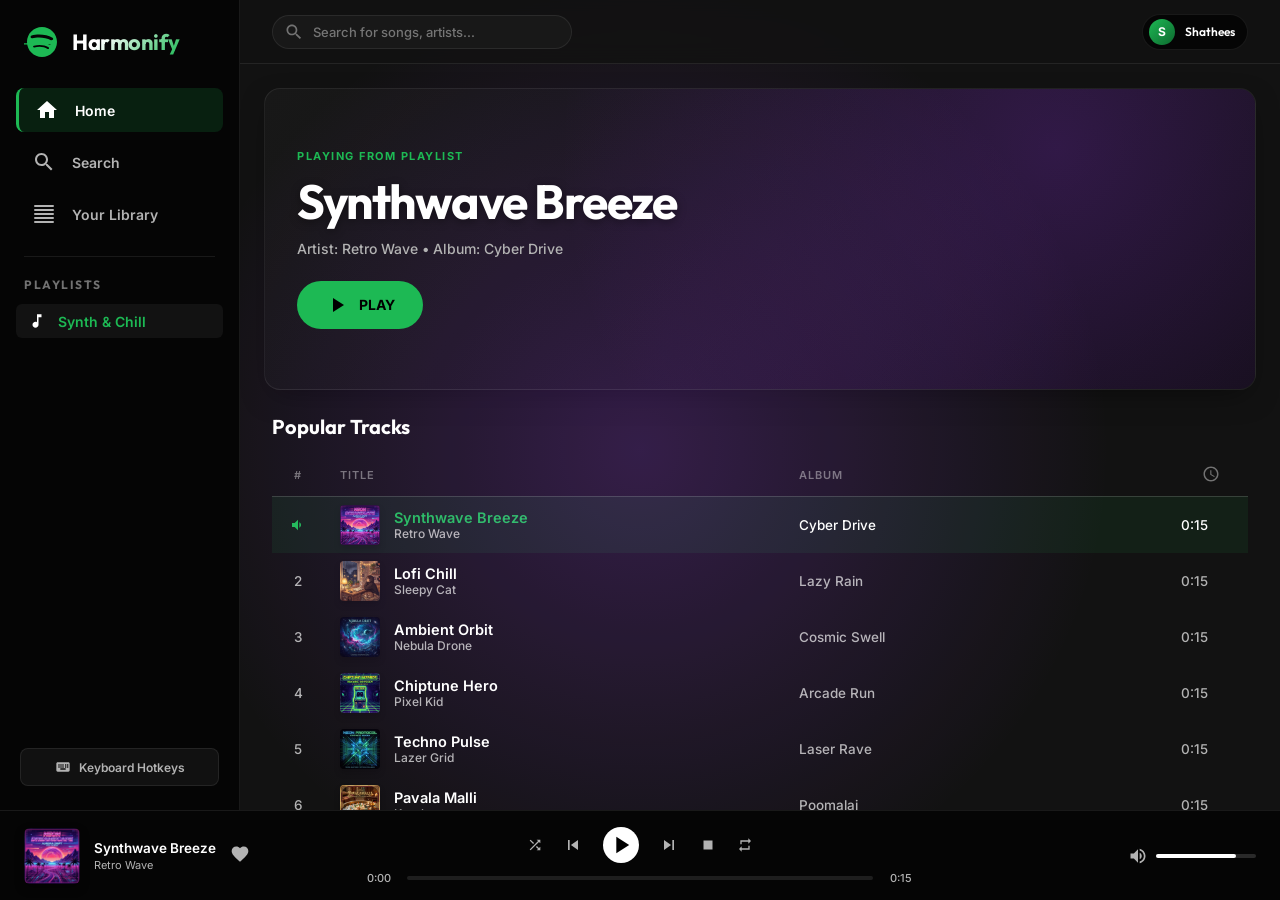
<file: spotify_music_player/index.html>
<!DOCTYPE html>
<html lang="en">
<head>
    <meta charset="UTF-8">
    <meta name="viewport" content="width=device-width, initial-scale=1.0">
    <meta name="description" content="A premium, fully-functional, Spotify-inspired web music player featuring smooth animations, keyboard shortcuts, shuffle/repeat modes, and synthesized audio tracks.">
    <title>Harmonify - Premium Spotify-Inspired Music Player</title>
    <link rel="stylesheet" href="style.css">
    <!-- Google Fonts: Inter and Outfit -->
    <link rel="preconnect" href="https://fonts.googleapis.com">
    <link rel="preconnect" href="https://fonts.gstatic.com" crossorigin>
    <link href="https://fonts.googleapis.com/css2?family=Inter:wght@300;400;500;600;700&family=Outfit:wght@400;500;600;700;800&display=swap" rel="stylesheet">
</head>
<body>
    <div class="app-container">
        <!-- Sidebar Navigation -->
        <nav class="sidebar" aria-label="Main Navigation">
            <div class="sidebar-logo">
                <svg viewBox="0 0 24 24" width="36" height="36" fill="#1DB954" aria-hidden="true">
                    <path d="M12 2C6.477 2 2 6.477 2 12s4.477 10 10 10 10-4.477 10-10S17.523 2 12 2zm4.586 14.424c-.18.295-.565.387-.86.207-2.377-1.454-5.37-1.783-8.894-.982-.336.076-.67-.135-.747-.472-.077-.336.136-.67.472-.747 3.856-.88 7.15-.503 9.822 1.134.296.18.388.566.207.86zm1.225-2.72c-.227.367-.707.487-1.074.26-2.72-1.672-6.87-2.157-10.082-1.182-.413.125-.847-.11-972-.522-.125-.412.11-.847.522-.972 3.67-1.114 8.243-.57 11.374 1.354.367.226.487.707.26 1.074zm.107-2.833C14.52 8.71 8.88 8.523 5.597 9.517c-.507.153-1.04-.136-1.193-.643-.154-.507.137-1.04.643-1.194 3.763-1.14 10.007-.922 13.94 1.412.456.27.607.86.337 1.317-.27.457-.86.608-1.317.338z"/>
                </svg>
                <span class="logo-text">Harmonify</span>
            </div>

            <ul class="nav-menu">
                <li class="nav-item active" id="nav-home">
                    <a href="#">
                        <svg viewBox="0 0 24 24" width="24" height="24" fill="currentColor">
                            <path d="M10 20v-6h4v6h5v-8h3L12 3 2 12h3v8z"/>
                        </svg>
                        <span>Home</span>
                    </a>
                </li>
                <li class="nav-item" id="nav-search">
                    <a href="#">
                        <svg viewBox="0 0 24 24" width="24" height="24" fill="currentColor">
                            <path d="M15.5 14h-.79l-.28-.27C15.41 12.59 16 11.11 16 9.5 16 5.91 13.09 3 9.5 3S3 5.91 3 9.5 5.91 16 9.5 16c1.61 0 3.09-.59 4.23-1.57l.27.28v.79l5 4.99L20.49 19l-4.99-5zm-6 0C7.01 14 5 11.99 5 9.5S7.01 5 9.5 5 14 7.01 14 9.5 11.99 14 9.5 14z"/>
                        </svg>
                        <span>Search</span>
                    </a>
                </li>
                <li class="nav-item" id="nav-library">
                    <a href="#">
                        <svg viewBox="0 0 24 24" width="24" height="24" fill="none" stroke="currentColor" stroke-width="2" stroke-linecap="round" stroke-linejoin="round">
                            <path d="M12 20h9M3 20h9M3 4h18M3 8h18M3 12h18M3 16h18"/>
                        </svg>
                        <span>Your Library</span>
                    </a>
                </li>
            </ul>

            <div class="sidebar-divider"></div>

            <div class="playlist-section">
                <h3>Playlists</h3>
                <ul class="playlist-list">
                    <li class="playlist-item active-playlist">
                        <svg viewBox="0 0 24 24" width="18" height="18" fill="currentColor">
                            <path d="M12 3v10.55c-.59-.34-1.27-.55-2-.55-2.21 0-4 1.79-4 4s1.79 4 4 4 4-1.79 4-4V7h4V3h-6z"/>
                        </svg>
                        <span>Synth & Chill</span>
                    </li>
                </ul>
            </div>

            <!-- Keyboard Shortcuts Helper Button -->
            <div class="shortcuts-helper">
                <button class="btn-shortcuts" id="btn-shortcuts-toggle" aria-label="Show Keyboard Shortcuts">
                    <svg viewBox="0 0 24 24" width="16" height="16" fill="currentColor">
                        <path d="M20 5H4c-1.1 0-1.99.9-1.99 2L2 17c0 1.1.9 2 2 2h16c1.1 0 2-.9 2-2V7c0-1.1-.9-2-2-2zm-9 3h2v2h-2V8zm0 3h2v2h-2v-2zM8 8h2v2H8V8zm0 3h2v2H8v-2zm-3 0h2v2H5v-2zm0-3h2v2H5V8zm11 8H8v-2h8v2zm1-3h-2v-2h2v2zm0-3h-2V8h2v2zm3 3h-2v-2h2v2zm0-3h-2V8h2v2z"/>
                    </svg>
                    <span>Keyboard Hotkeys</span>
                </button>
            </div>
        </nav>

        <!-- Main Content Area -->
        <main class="main-content">
            <!-- Header bar with search and profile -->
            <header class="main-header">
                <div class="header-search">
                    <svg viewBox="0 0 24 24" width="20" height="20" fill="currentColor" class="search-icon">
                        <path d="M15.5 14h-.79l-.28-.27C15.41 12.59 16 11.11 16 9.5 16 5.91 13.09 3 9.5 3S3 5.91 3 9.5 5.91 16 9.5 16c1.61 0 3.09-.59 4.23-1.57l.27.28v.79l5 4.99L20.49 19l-4.99-5zm-6 0C7.01 14 5 11.99 5 9.5S7.01 5 9.5 5 14 7.01 14 9.5 11.99 14 9.5 14z"/>
                    </svg>
                    <input type="text" id="search-tracks" placeholder="Search for songs, artists..." aria-label="Search tracks">
                </div>
                <div class="user-profile">
                    <span class="user-avatar">S</span>
                    <span class="user-name">Shathees</span>
                </div>
            </header>

            <div class="main-inner-scroll">
                <!-- Jumbotron / Dynamic Banner -->
                <section class="banner-jumbotron" id="dynamic-banner">
                    <div class="banner-bg-overlay"></div>
                    <div class="banner-content">
                        <span class="tag">PLAYING FROM PLAYLIST</span>
                        <h1 id="banner-title">Synthwave Breeze</h1>
                        <p id="banner-meta">Artist: <span id="banner-artist">Retro Wave</span> &bull; Album: <span id="banner-album">Cyber Drive</span></p>
                        <div class="banner-actions">
                            <button class="btn-banner-play" id="banner-play-btn" aria-label="Play Track">
                                <svg viewBox="0 0 24 24" width="24" height="24" fill="currentColor">
                                    <path d="M8 5v14l11-7z"/>
                                </svg>
                                <span>PLAY</span>
                            </button>
                        </div>
                    </div>
                </section>

                <!-- Tracklist Table -->
                <section class="tracklist-container" aria-label="Tracklist">
                    <h2 class="section-title">Popular Tracks</h2>
                    <table class="tracklist-table" id="tracks-table">
                        <thead>
                            <tr>
                                <th class="col-index">#</th>
                                <th class="col-title">Title</th>
                                <th class="col-album">Album</th>
                                <th class="col-duration">
                                    <svg viewBox="0 0 24 24" width="18" height="18" fill="currentColor">
                                        <path d="M11.99 2C6.47 2 2 6.48 2 12s4.47 10 9.99 10C17.52 22 22 17.52 22 12S17.52 2 11.99 2zM12 20c-4.42 0-8-3.58-8-8s3.58-8 8-8 8 3.58 8 8-3.58 8-8 8zm.5-13H11v6l5.25 3.15.75-1.23-4.5-2.67V7z"/>
                                    </svg>
                                </th>
                            </tr>
                        </thead>
                        <tbody id="tracklist-rows">
                            <!-- Injected dynamically by script.js -->
                        </tbody>
                    </table>
                </section>
            </div>
        </main>
    </div>

    <!-- Bottom Playback Bar -->
    <footer class="player-bar" aria-label="Audio Playback Controls">
        <!-- Currently Playing Song Info -->
        <div class="song-details-card">
            <img src="images/cover_synthwave.png" alt="Album Cover" class="player-album-art" id="player-album-art">
            <div class="player-song-info">
                <div class="player-song-title scroll-parent">
                    <span id="player-title" class="scroll-child">Synthwave Breeze</span>
                </div>
                <div class="player-song-artist">
                    <span id="player-artist">Retro Wave</span>
                </div>
            </div>
            <button class="btn-like" id="player-like-btn" aria-label="Like Track">
                <svg viewBox="0 0 24 24" width="20" height="20" fill="currentColor">
                    <path d="M12 21.35l-1.45-1.32C5.4 15.36 2 12.28 2 8.5 2 5.42 4.42 3 7.5 3c1.74 0 3.41.81 4.5 2.09C13.09 3.81 14.76 3 16.5 3 19.58 3 22 5.42 22 8.5c0 3.78-3.4 6.86-8.55 11.54L12 21.35z"/>
                </svg>
            </button>
        </div>

        <!-- Central Audio Controls -->
        <div class="player-middle-controls">
            <div class="audio-buttons">
                <!-- Shuffle -->
                <button class="btn-ctrl" id="btn-shuffle" title="Toggle Shuffle (s)" aria-label="Shuffle">
                    <svg viewBox="0 0 24 24" width="16" height="16" fill="currentColor">
                        <path d="M10.59 9.17L5.41 4 4 5.41l5.17 5.17 1.42-1.41zM14.5 4l2.04 2.04L4 18.59 5.41 20 17.96 7.46 20 9.5V4h-5.5zm.33 9.41l-1.41 1.41 3.13 3.13L14.5 20H20v-5.5l-2.04 2.04-3.13-3.13z"/>
                    </svg>
                </button>
                <!-- Previous -->
                <button class="btn-ctrl" id="btn-prev" title="Previous Song" aria-label="Previous">
                    <svg viewBox="0 0 24 24" width="20" height="20" fill="currentColor">
                        <path d="M6 6h2v12H6zm3.5 6l8.5 6V6z"/>
                    </svg>
                </button>
                <!-- Play / Pause -->
                <button class="btn-play-pause" id="btn-play-pause" title="Play/Pause (Space)" aria-label="Play or Pause">
                    <svg viewBox="0 0 24 24" width="28" height="28" fill="currentColor" id="play-pause-icon">
                        <path d="M8 5v14l11-7z"/>
                    </svg>
                </button>
                <!-- Next -->
                <button class="btn-ctrl" id="btn-next" title="Next Song" aria-label="Next">
                    <svg viewBox="0 0 24 24" width="20" height="20" fill="currentColor">
                        <path d="M6 18l8.5-6L6 6v12zM16 6v12h2V6z"/>
                    </svg>
                </button>
                <!-- Stop -->
                <button class="btn-ctrl" id="btn-stop" title="Stop Playback (Esc)" aria-label="Stop">
                    <svg viewBox="0 0 24 24" width="18" height="18" fill="currentColor">
                        <path d="M6 6h12v12H6z"/>
                    </svg>
                </button>
                <!-- Repeat -->
                <button class="btn-ctrl" id="btn-repeat" title="Toggle Repeat (r)" aria-label="Repeat">
                    <svg viewBox="0 0 24 24" width="16" height="16" fill="currentColor">
                        <path d="M7 7h10v3l4-4-4-4v3H5v6h2V7zm10 10H7v-3l-4 4 4 4v-3h12v-6h-2v4z"/>
                    </svg>
                    <span class="repeat-one-indicator" id="repeat-mode-badge">1</span>
                </button>
            </div>

            <!-- Progress Bar / Seek slider -->
            <div class="progress-bar-container">
                <span class="time-stamp" id="time-current">0:00</span>
                <div class="progress-slider-wrapper" id="progress-slider-wrapper">
                    <input type="range" class="progress-slider" id="progress-bar" min="0" max="100" value="0" aria-label="Seek track position">
                    <div class="progress-fill" id="progress-fill"></div>
                </div>
                <span class="time-stamp" id="time-total">0:15</span>
            </div>
        </div>

        <!-- Volume controls and utilities -->
        <div class="player-right-controls">
            <!-- Mute/Volume Icon -->
            <button class="btn-volume" id="btn-mute" title="Mute/Unmute (m)" aria-label="Mute">
                <svg viewBox="0 0 24 24" width="20" height="20" fill="currentColor" id="volume-icon">
                    <path d="M3 9v6h4l5 5V4L7 9H3zm13.5 3c0-1.77-1.02-3.29-2.5-4.03v8.05c1.48-.73 2.5-2.25 2.5-4.02zM14 3.23v2.06c2.89.86 5 3.54 5 6.71s-2.11 5.85-5 6.71v2.06c4.01-.91 7-4.49 7-8.77s-2.99-7.86-7-8.77z"/>
                </svg>
            </button>
            <!-- Volume slider -->
            <div class="volume-slider-wrapper">
                <input type="range" class="volume-slider" id="volume-slider" min="0" max="100" value="80" aria-label="Volume level">
                <div class="volume-fill" id="volume-fill"></div>
            </div>
        </div>
    </footer>

    <!-- Keyboard Shortcuts Modal -->
    <div class="modal-overlay" id="shortcuts-modal" aria-hidden="true" role="dialog" aria-labelledby="modal-title">
        <div class="modal-card">
            <button class="modal-close-btn" id="modal-close" aria-label="Close shortcuts modal">&times;</button>
            <h2 id="modal-title">Keyboard Shortcuts</h2>
            <div class="shortcuts-grid">
                <div class="shortcut-row">
                    <kbd>Spacebar</kbd>
                    <span>Play / Pause</span>
                </div>
                <div class="shortcut-row">
                    <kbd>Left Arrow</kbd>
                    <span>Seek Back 5s</span>
                </div>
                <div class="shortcut-row">
                    <kbd>Right Arrow</kbd>
                    <span>Seek Forward 5s</span>
                </div>
                <div class="shortcut-row">
                    <kbd>Up Arrow</kbd>
                    <span>Volume Up 5%</span>
                </div>
                <div class="shortcut-row">
                    <kbd>Down Arrow</kbd>
                    <span>Volume Down 5%</span>
                </div>
                <div class="shortcut-row">
                    <kbd>M</kbd>
                    <span>Mute / Unmute Toggle</span>
                </div>
                <div class="shortcut-row">
                    <kbd>S</kbd>
                    <span>Shuffle Toggle</span>
                </div>
                <div class="shortcut-row">
                    <kbd>R</kbd>
                    <span>Repeat Mode Toggle (Off &rarr; All &rarr; One)</span>
                </div>
                <div class="shortcut-row">
                    <kbd>Escape</kbd>
                    <span>Stop Song</span>
                </div>
            </div>
        </div>
    </div>

    <!-- Background Ambient Glow (changes color based on current song genre) -->
    <div class="ambient-background-glow" id="ambient-glow"></div>

    <!-- Player Controller Script -->
    <script src="script.js"></script>
</body>
</html>
</file>
<file: advanced_calculator/style.css>
:root {
  --bg-app: #090d16;
  --bg-gradient: radial-gradient(circle at 50% 50%, #151030 0%, #070710 100%);
  --calc-bg: rgba(15, 18, 36, 0.45);
  --glass-border: rgba(255, 255, 255, 0.08);
  --glass-border-light: rgba(255, 255, 255, 0.04);
  --glass-glow: 0 8px 32px 0 rgba(0, 0, 0, 0.37);
  
  --text-primary: #f8fafc;
  --text-secondary: #94a3b8;
  --text-dim: #64748b;
  
  --key-bg-num: rgba(255, 255, 255, 0.05);
  --key-text-num: #e2e8f0;
  
  --key-bg-sci: rgba(99, 102, 241, 0.12); /* indigo tint */
  --key-text-sci: #818cf8;
  
  --key-bg-op: rgba(249, 115, 22, 0.12); /* orange tint */
  --key-text-op: #fb923c;
  
  --key-bg-action: rgba(239, 68, 68, 0.12); /* red tint */
  --key-text-action: #f87171;
  
  --key-bg-equal: linear-gradient(135deg, #6366f1, #a855f7);
  --key-text-equal: #ffffff;
  --key-shadow-equal: 0 4px 15px rgba(99, 102, 241, 0.4);
  
  --active-indicator: #10b981; /* green */
  --active-indicator-bg: rgba(16, 185, 129, 0.15);
  
  --history-bg: rgba(10, 12, 26, 0.85);
  
  --glow-1-color: rgba(99, 102, 241, 0.15);
  --glow-2-color: rgba(168, 85, 247, 0.12);
}

[data-theme="light"] {
  /* Light Theme Variables */
  --bg-app: #f1f5f9;
  --bg-gradient: radial-gradient(circle at 50% 50%, #eef2f6 0%, #cbd5e1 100%);
  --calc-bg: rgba(255, 255, 255, 0.45);
  --glass-border: rgba(255, 255, 255, 0.6);
  --glass-border-light: rgba(255, 255, 255, 0.3);
  --glass-glow: 0 8px 32px 0 rgba(31, 38, 135, 0.08);
  
  --text-primary: #0f172a;
  --text-secondary: #475569;
  --text-dim: #94a3b8;
  
  --key-bg-num: rgba(255, 255, 255, 0.7);
  --key-text-num: #334155;
  
  --key-bg-sci: rgba(99, 102, 241, 0.15);
  --key-text-sci: #4f46e5;
  
  --key-bg-op: rgba(249, 115, 22, 0.15);
  --key-text-op: #ea580c;
  
  --key-bg-action: rgba(220, 38, 38, 0.12);
  --key-text-action: #dc2626;
  
  --key-bg-equal: linear-gradient(135deg, #4f46e5, #9333ea);
  --key-text-equal: #ffffff;
  --key-shadow-equal: 0 4px 15px rgba(79, 70, 229, 0.3);
  
  --active-indicator: #059669;
  --active-indicator-bg: rgba(5, 150, 105, 0.15);
  
  --history-bg: rgba(255, 255, 255, 0.95);
  
  --glow-1-color: rgba(99, 102, 241, 0.08);
  --glow-2-color: rgba(168, 85, 247, 0.06);
}

/* Base Styles */
* {
  box-sizing: border-box;
  margin: 0;
  padding: 0;
  font-family: 'Outfit', -apple-system, BlinkMacSystemFont, "Segoe UI", Roboto, sans-serif;
  user-select: none;
  -webkit-tap-highlight-color: transparent;
}

body {
  background: var(--bg-app);
  background-image: var(--bg-gradient);
  min-height: 100vh;
  display: flex;
  justify-content: center;
  align-items: center;
  overflow: hidden;
  color: var(--text-primary);
  position: relative;
  transition: background 0.5s cubic-bezier(0.4, 0, 0.2, 1);
}

/* Glow Background Effects */
.bg-glow {
  position: absolute;
  border-radius: 50%;
  filter: blur(80px);
  z-index: 0;
  pointer-events: none;
  transition: background-color 0.5s ease;
}

.bg-glow-1 {
  width: 400px;
  height: 400px;
  background-color: var(--glow-1-color);
  top: 15%;
  left: 20%;
  transform: translate(-50%, -50%);
}

.bg-glow-2 {
  width: 500px;
  height: 500px;
  background-color: var(--glow-2-color);
  bottom: 10%;
  right: 15%;
  transform: translate(50%, 50%);
}

/* Layout Wrapper */
.app-container {
  display: flex;
  justify-content: center;
  align-items: center;
  width: 100%;
  height: 100vh;
  padding: 20px;
  z-index: 1;
}

.calculator-wrapper {
  position: relative;
  display: flex;
  flex-direction: row;
  width: 100%;
  max-width: 440px; /* Standard calculator width */
  height: 100%;
  max-height: 780px;
  border-radius: 28px;
  overflow: hidden;
  box-shadow: var(--glass-glow);
  border: 1px solid var(--glass-border);
  background: var(--calc-bg);
  backdrop-filter: blur(20px) saturate(180%);
  -webkit-backdrop-filter: blur(20px) saturate(180%);
  transition: all 0.4s ease;
}

/* Make space for the history panel when open on larger screens */
@media (min-width: 800px) {
  .calculator-wrapper {
    max-width: 780px; /* Expands to show side-by-side history */
  }
}

/* Main Calculator Card */
.calculator-card {
  flex: 1;
  display: flex;
  flex-direction: column;
  height: 100%;
  padding: 24px;
  position: relative;
  z-index: 2;
  transition: padding 0.3s ease;
}

/* Header Elements */
.calculator-header {
  display: flex;
  justify-content: space-between;
  align-items: center;
  margin-bottom: 20px;
}

.header-left, .header-right {
  display: flex;
  align-items: center;
  gap: 12px;
}

.brand-title {
  font-size: 1.25rem;
  font-weight: 600;
  letter-spacing: 0.05em;
  background: linear-gradient(135deg, #a855f7, #6366f1);
  -webkit-background-clip: text;
  background-clip: text;
  -webkit-text-fill-color: transparent;
}

.toggle-mode-btn {
  background: var(--active-indicator-bg);
  border: 1px solid rgba(16, 185, 129, 0.2);
  color: var(--active-indicator);
  padding: 6px 12px;
  border-radius: 20px;
  font-size: 0.75rem;
  font-weight: 700;
  cursor: pointer;
  letter-spacing: 0.05em;
  transition: all 0.2s ease;
  display: flex;
  align-items: center;
  justify-content: center;
}

.toggle-mode-btn:hover {
  filter: brightness(1.1);
  transform: translateY(-1px);
}

.icon-btn {
  background: rgba(255, 255, 255, 0.05);
  border: 1px solid var(--glass-border-light);
  color: var(--text-secondary);
  width: 38px;
  height: 38px;
  border-radius: 50%;
  display: flex;
  align-items: center;
  justify-content: center;
  cursor: pointer;
  transition: all 0.3s cubic-bezier(0.4, 0, 0.2, 1);
}

.icon-btn:hover {
  background: rgba(255, 255, 255, 0.12);
  color: var(--text-primary);
  transform: translateY(-2px);
}

.icon-btn:active {
  transform: translateY(0);
}

/* Theme Toggle Details */
.sun-icon {
  display: none;
}
.moon-icon {
  display: block;
}

[data-theme="light"] .sun-icon {
  display: block;
}
[data-theme="light"] .moon-icon {
  display: none;
}

[data-theme="light"] .icon-btn {
  background: rgba(0, 0, 0, 0.04);
}
[data-theme="light"] .icon-btn:hover {
  background: rgba(0, 0, 0, 0.08);
}

/* Calculator Screen Display */
.calculator-screen {
  flex: 0 0 auto;
  min-height: 140px;
  margin-bottom: 24px;
  padding: 16px;
  background: rgba(0, 0, 0, 0.15);
  border-radius: 20px;
  border: 1px solid var(--glass-border-light);
  display: flex;
  flex-direction: column;
  justify-content: flex-end;
  align-items: flex-end;
  word-wrap: break-word;
  word-break: break-all;
  text-align: right;
  overflow: hidden;
  transition: all 0.3s ease;
}

[data-theme="light"] .calculator-screen {
  background: rgba(255, 255, 255, 0.3);
}

.expression-container {
  width: 100%;
  min-height: 34px;
  display: flex;
  align-items: center;
  justify-content: flex-end;
  margin-bottom: 8px;
  overflow-x: auto;
  overflow-y: hidden;
  white-space: nowrap;
  scrollbar-width: none; /* Hide scrollbar Firefox */
}

.expression-container::-webkit-scrollbar {
  display: none; /* Hide scrollbar Webkit */
}

.expression-text {
  font-size: 1.35rem;
  color: var(--text-secondary);
  font-weight: 400;
  letter-spacing: 0.02em;
  transition: font-size 0.2s ease;
}

/* Cursor Indicator */
.cursor {
  display: inline-block;
  width: 2px;
  height: 22px;
  background-color: var(--key-text-sci);
  margin-left: 2px;
  animation: blink 1s infinite alternate;
}

@keyframes blink {
  0%, 100% { opacity: 0; }
  50% { opacity: 1; }
}

.result-container {
  width: 100%;
  display: flex;
  align-items: baseline;
  justify-content: flex-end;
  overflow-x: auto;
  scrollbar-width: none;
}

.result-container::-webkit-scrollbar {
  display: none;
}

.preview-equals {
  font-size: 1.5rem;
  color: var(--text-dim);
  margin-right: 8px;
  display: none;
}

.preview-equals.show {
  display: inline;
}

.result-text {
  font-size: 2.8rem;
  font-weight: 600;
  color: var(--text-primary);
  line-height: 1.1;
  transition: font-size 0.15s ease;
}

/* Keyboard Guide Popover */
.keyboard-guide {
  position: absolute;
  top: 80px;
  left: 24px;
  right: 24px;
  background: var(--history-bg);
  border: 1px solid var(--glass-border);
  border-radius: 20px;
  padding: 16px;
  z-index: 10;
  display: none;
  opacity: 0;
  transform: translateY(-10px);
  transition: all 0.3s cubic-bezier(0.4, 0, 0.2, 1);
  box-shadow: 0 20px 40px rgba(0, 0, 0, 0.4);
}

.keyboard-guide.open {
  display: block;
  opacity: 1;
  transform: translateY(0);
}

.guide-header {
  display: flex;
  justify-content: space-between;
  align-items: center;
  margin-bottom: 12px;
  border-bottom: 1px solid var(--glass-border-light);
  padding-bottom: 8px;
}

.guide-header h4 {
  font-weight: 600;
  font-size: 0.95rem;
  color: var(--text-primary);
}

.guide-close {
  background: none;
  border: none;
  color: var(--text-secondary);
  font-size: 1.4rem;
  cursor: pointer;
}

.guide-grid {
  display: grid;
  grid-template-columns: repeat(2, 1fr);
  gap: 8px 12px;
  font-size: 0.8rem;
  color: var(--text-secondary);
}

.guide-grid kbd {
  background: rgba(255, 255, 255, 0.1);
  border: 1px solid rgba(255, 255, 255, 0.15);
  border-radius: 4px;
  padding: 2px 6px;
  font-size: 0.75rem;
  font-family: monospace;
  color: var(--text-primary);
}

/* Keypad Grid Layout */
.calculator-keypad {
  display: grid;
  grid-template-columns: repeat(5, 1fr);
  gap: 10px;
  flex: 1 1 auto;
}

/* Key Styles */
.key {
  position: relative;
  border: none;
  outline: none;
  border-radius: 16px;
  font-size: 1.15rem;
  font-weight: 500;
  display: flex;
  justify-content: center;
  align-items: center;
  cursor: pointer;
  transition: all 0.2s cubic-bezier(0.2, 0.8, 0.2, 1);
  background: var(--key-bg-num);
  color: var(--key-text-num);
  border: 1px solid var(--glass-border-light);
  aspect-ratio: 1 / 1; /* Keep buttons square */
  min-height: 48px;
}

/* Key styling overrides */
.key-sci {
  background: var(--key-bg-sci);
  color: var(--key-text-sci);
  font-size: 0.95rem;
  font-weight: 600;
}

.key-op {
  background: var(--key-bg-op);
  color: var(--key-text-op);
  font-size: 1.3rem;
  font-weight: 600;
}

.key-action {
  background: var(--key-bg-action);
  color: var(--key-text-action);
  font-size: 1.05rem;
  font-weight: 600;
}

.key-equal {
  background: var(--key-bg-equal);
  color: var(--key-text-equal);
  box-shadow: var(--key-shadow-equal);
  font-size: 1.5rem;
  font-weight: 600;
  grid-row: span 2; /* Span two rows vertically */
  aspect-ratio: auto; /* Allow height extension */
  height: 100%;
}

.key-zero {
  grid-column: span 2; /* Span 0 key horizontally */
  aspect-ratio: auto;
  width: 100%;
}

.key-sci-inline {
  grid-column: 5;
}

/* Button Animations and Hover/Active States */
.key::before {
  content: '';
  position: absolute;
  top: 0;
  left: 0;
  width: 100%;
  height: 100%;
  background: rgba(255, 255, 255, 0.08);
  border-radius: 16px;
  opacity: 0;
  transition: opacity 0.2s ease;
}

[data-theme="light"] .key::before {
  background: rgba(0, 0, 0, 0.05);
}

.key:hover {
  transform: translateY(-2px);
  filter: brightness(1.15);
  box-shadow: 0 4px 12px rgba(0, 0, 0, 0.15);
}

[data-theme="light"] .key:hover {
  filter: brightness(0.95);
  box-shadow: 0 4px 12px rgba(0, 0, 0, 0.05);
}

.key:active, .key.keyboard-active {
  transform: translateY(1px) scale(0.96);
  filter: brightness(0.9) !important;
  box-shadow: 0 2px 4px rgba(0, 0, 0, 0.1) !important;
}

.key-equal:hover {
  box-shadow: 0 6px 20px rgba(99, 102, 241, 0.55);
}

.key-equal:active {
  box-shadow: 0 2px 8px rgba(99, 102, 241, 0.4) !important;
}

/* History Panel Styles */
.history-panel {
  position: absolute;
  top: 0;
  right: 100%; /* Initially hidden off-screen left */
  width: 100%;
  height: 100%;
  background: var(--history-bg);
  backdrop-filter: blur(25px);
  -webkit-backdrop-filter: blur(25px);
  z-index: 5;
  display: flex;
  flex-direction: column;
  transition: transform 0.35s cubic-bezier(0.4, 0, 0.2, 1);
  border-right: 1px solid var(--glass-border);
  transform: translateX(0); /* Controlled via toggling class */
}

/* Open states */
.calculator-wrapper.history-open .history-panel {
  transform: translateX(100%);
}

@media (min-width: 800px) {
  .history-panel {
    position: relative;
    right: 0;
    width: 340px;
    height: 100%;
    transform: none !important; /* Always visible side-by-side */
    border-right: none;
    border-left: 1px solid var(--glass-border);
    order: 2; /* History on the right side */
    display: flex;
  }
  
  .btn-close-history {
    display: none !important; /* Hide close button on wide screens */
  }
}

.history-header {
  display: flex;
  justify-content: space-between;
  align-items: center;
  padding: 24px 20px 16px;
  border-bottom: 1px solid var(--glass-border-light);
}

.history-header h3 {
  font-size: 1.15rem;
  font-weight: 600;
  color: var(--text-primary);
}

.history-list {
  flex: 1;
  overflow-y: auto;
  padding: 16px 20px;
  display: flex;
  flex-direction: column;
  gap: 16px;
  scrollbar-width: thin;
  scrollbar-color: var(--glass-border-light) transparent;
}

.history-list::-webkit-scrollbar {
  width: 4px;
}

.history-list::-webkit-scrollbar-thumb {
  background: var(--glass-border-light);
  border-radius: 4px;
}

.history-empty {
  text-align: center;
  color: var(--text-dim);
  font-size: 0.9rem;
  margin-top: 40px;
}

/* History Card */
.history-item {
  background: rgba(255, 255, 255, 0.02);
  border: 1px solid var(--glass-border-light);
  border-radius: 12px;
  padding: 12px;
  cursor: pointer;
  text-align: right;
  transition: all 0.2s ease;
}

[data-theme="light"] .history-item {
  background: rgba(0, 0, 0, 0.02);
}

.history-item:hover {
  background: rgba(255, 255, 255, 0.06);
  border-color: rgba(99, 102, 241, 0.3);
  transform: translateY(-1px);
}

[data-theme="light"] .history-item:hover {
  background: rgba(0, 0, 0, 0.04);
}

.history-item-exp {
  font-size: 0.9rem;
  color: var(--text-secondary);
  margin-bottom: 4px;
  overflow-x: auto;
  white-space: nowrap;
  scrollbar-width: none;
}
.history-item-exp::-webkit-scrollbar {
  display: none;
}

.history-item-res {
  font-size: 1.15rem;
  font-weight: 600;
  color: var(--text-primary);
}

.history-footer {
  padding: 16px 20px 24px;
  border-top: 1px solid var(--glass-border-light);
  display: flex;
  justify-content: center;
}

.text-btn {
  background: none;
  border: none;
  color: var(--text-secondary);
  font-size: 0.85rem;
  font-weight: 600;
  display: flex;
  align-items: center;
  gap: 8px;
  cursor: pointer;
  padding: 8px 16px;
  border-radius: 12px;
  transition: all 0.2s ease;
}

.text-btn:hover {
  color: var(--key-text-action);
  background: var(--key-bg-action);
}

/* Mobile Responsiveness Improvements */
@media (max-width: 440px) {
  body {
    padding: 0;
  }
  
  .app-container {
    padding: 0;
  }

  .calculator-wrapper {
    height: 100vh;
    border-radius: 0;
    max-height: 100vh;
    border: none;
  }
  
  .calculator-card {
    padding: 16px;
    padding-bottom: env(safe-area-inset-bottom, 20px);
  }

  .calculator-screen {
    min-height: 120px;
    margin-bottom: 16px;
    padding: 12px;
  }

  .result-text {
    font-size: 2.4rem;
  }

  .calculator-keypad {
    gap: 8px;
  }

  .key {
    border-radius: 12px;
    font-size: 1.1rem;
    min-height: 44px;
  }
  
  .key-sci {
    font-size: 0.85rem;
  }
}

/* Ultra-small devices */
@media (max-width: 350px) {
  .key {
    font-size: 1rem;
  }
  .key-sci {
    font-size: 0.8rem;
  }
  .result-text {
    font-size: 2rem;
  }
}
</file>
<file: shathees-portfolio/style.css>
/* ==========================================================================
   Premium Portfolio Stylesheet - Shathees
   ========================================================================== */

/* Design Tokens & Theme Variables */
:root {
    /* Fonts */
    --font-heading: 'Outfit', sans-serif;
    --font-body: 'Inter', sans-serif;

    /* Transitions */
    --transition-fast: 0.2s cubic-bezier(0.4, 0, 0.2, 1);
    --transition-normal: 0.4s cubic-bezier(0.4, 0, 0.2, 1);
    --transition-slow: 0.8s cubic-bezier(0.4, 0, 0.2, 1);

    /* Dynamic Border Radius */
    --radius-sm: 8px;
    --radius-md: 16px;
    --radius-lg: 24px;
    --radius-full: 9999px;
}

/* Dark Theme Variables */
body.dark-theme {
    --bg-color: #0b0f19;
    --text-color: #f3f4f6;
    --text-muted: #9ca3af;
    --primary-color: #6366f1;
    --secondary-color: #06b6d4;
    --accent-color: #a855f7;
    --card-bg: rgba(17, 24, 39, 0.7);
    --card-border: rgba(255, 255, 255, 0.08);
    --navbar-bg: rgba(11, 15, 25, 0.8);
    --shadow-color: rgba(0, 0, 0, 0.4);
    --primary-gradient: linear-gradient(135deg, #6366f1 0%, #a855f7 100%);
    --bg-gradient: radial-gradient(circle at top, #111827 0%, #0b0f19 100%);
    --blob-opacity: 0.15;
    --input-bg: rgba(31, 41, 55, 0.5);
    --timeline-line: rgba(255, 255, 255, 0.1);
}

/* Light Theme Variables */
body.light-theme {
    --bg-color: #f8fafc;
    --text-color: #0f172a;
    --text-muted: #64748b;
    --primary-color: #4f46e5;
    --secondary-color: #0891b2;
    --accent-color: #7c3aed;
    --card-bg: rgba(255, 255, 255, 0.75);
    --card-border: rgba(0, 0, 0, 0.08);
    --navbar-bg: rgba(248, 250, 252, 0.8);
    --shadow-color: rgba(15, 23, 42, 0.08);
    --primary-gradient: linear-gradient(135deg, #4f46e5 0%, #7c3aed 100%);
    --bg-gradient: radial-gradient(circle at top, #f1f5f9 0%, #f8fafc 100%);
    --blob-opacity: 0.08;
    --input-bg: rgba(255, 255, 255, 0.9);
    --timeline-line: rgba(0, 0, 0, 0.1);
}

/* ==========================================================================
   Base & Reset Styles
   ========================================================================== */
* {
    margin: 0;
    padding: 0;
    box-sizing: border-box;
}

html {
    scroll-behavior: smooth;
    font-size: 16px;
}

body {
    font-family: var(--font-body);
    background-color: var(--bg-color);
    background-image: var(--bg-gradient);
    color: var(--text-color);
    overflow-x: hidden;
    line-height: 1.6;
    transition: background-color var(--transition-normal), color var(--transition-normal);
    position: relative;
}

a {
    color: inherit;
    text-decoration: none;
    transition: color var(--transition-fast);
}

button, input, textarea {
    font-family: inherit;
    border: none;
    outline: none;
}

ul {
    list-style: none;
}

img {
    max-width: 100%;
    height: auto;
}

.gradient-text {
    background: var(--primary-gradient);
    -webkit-background-clip: text;
    -webkit-text-fill-color: transparent;
    background-clip: text;
}

.container {
    width: 100%;
    max-width: 1200px;
    margin: 0 auto;
    padding: 0 24px;
}

.section-padding {
    padding: 100px 0;
}

/* Section Header Styles */
.section-title {
    font-family: var(--font-heading);
    font-size: 2.5rem;
    font-weight: 700;
    margin-bottom: 8px;
    position: relative;
    letter-spacing: -0.5px;
}

.section-underline {
    width: 60px;
    height: 4px;
    background: var(--primary-gradient);
    margin: 0 auto 30px auto;
    border-radius: var(--radius-full);
}

.section-description {
    font-size: 1.1rem;
    color: var(--text-muted);
    max-width: 700px;
    margin: 0 auto 60px auto;
    line-height: 1.7;
}

.text-center {
    text-align: center;
}

/* ==========================================================================
   Background Blobs (Neon Aurora)
   ========================================================================== */
.blob {
    position: absolute;
    border-radius: var(--radius-full);
    filter: blur(120px);
    z-index: -1;
    opacity: var(--blob-opacity);
    transition: opacity var(--transition-normal);
    pointer-events: none;
}

.blob-1 {
    top: 10%;
    left: 15%;
    width: 450px;
    height: 450px;
    background: var(--primary-color);
}

.blob-2 {
    top: 40%;
    right: 10%;
    width: 400px;
    height: 400px;
    background: var(--secondary-color);
}

.blob-3 {
    bottom: 15%;
    left: 20%;
    width: 500px;
    height: 500px;
    background: var(--accent-color);
}

/* ==========================================================================
   Button Components
   ========================================================================== */
.btn {
    display: inline-flex;
    align-items: center;
    justify-content: center;
    padding: 12px 28px;
    font-weight: 600;
    border-radius: var(--radius-md);
    cursor: pointer;
    font-size: 1rem;
    transition: transform var(--transition-fast), box-shadow var(--transition-fast), background var(--transition-fast);
    gap: 8px;
}

.btn-primary {
    background: var(--primary-gradient);
    color: #ffffff;
    box-shadow: 0 4px 20px rgba(99, 102, 241, 0.3);
}

.btn-primary:hover {
    transform: translateY(-2px);
    box-shadow: 0 6px 24px rgba(99, 102, 241, 0.45);
}

.btn-secondary {
    background: var(--card-bg);
    color: var(--text-color);
    border: 1px solid var(--card-border);
    backdrop-filter: blur(10px);
    -webkit-backdrop-filter: blur(10px);
}

.btn-secondary:hover {
    transform: translateY(-2px);
    background: rgba(255, 255, 255, 0.05);
    border-color: var(--primary-color);
}

body.light-theme .btn-secondary:hover {
    background: rgba(0, 0, 0, 0.02);
}

.btn-block {
    display: flex;
    width: 100%;
}

/* ==========================================================================
   Glassmorphism Card Utility
   ========================================================================== */
.glass-card {
    background: var(--card-bg);
    border: 1px solid var(--card-border);
    border-radius: var(--radius-md);
    backdrop-filter: blur(16px);
    -webkit-backdrop-filter: blur(16px);
    box-shadow: 0 10px 30px var(--shadow-color);
    transition: transform var(--transition-normal), border-color var(--transition-normal), box-shadow var(--transition-normal);
}

/* ==========================================================================
   Header & Navigation
   ========================================================================== */
.navbar {
    position: fixed;
    top: 0;
    left: 0;
    width: 100%;
    z-index: 1000;
    padding: 20px 0;
    background: transparent;
    transition: padding var(--transition-normal), background-color var(--transition-normal), border-color var(--transition-normal);
    border-bottom: 1px solid transparent;
}

.navbar.sticky {
    padding: 12px 0;
    background: var(--navbar-bg);
    border-color: var(--card-border);
    backdrop-filter: blur(20px);
    -webkit-backdrop-filter: blur(20px);
    box-shadow: 0 4px 20px var(--shadow-color);
}

.nav-container {
    display: flex;
    align-items: center;
    justify-content: space-between;
    max-width: 1200px;
    margin: 0 auto;
    padding: 0 24px;
}

.logo {
    font-family: var(--font-heading);
    font-size: 1.5rem;
    font-weight: 800;
    letter-spacing: -0.5px;
}

.nav-menu {
    display: flex;
    align-items: center;
    gap: 32px;
}

.nav-link {
    font-size: 0.95rem;
    font-weight: 500;
    color: var(--text-muted);
    position: relative;
    padding: 4px 0;
}

.nav-link::after {
    content: '';
    position: absolute;
    bottom: 0;
    left: 0;
    width: 0;
    height: 2px;
    background: var(--primary-gradient);
    transition: width var(--transition-fast);
}

.nav-link:hover,
.nav-link.active {
    color: var(--text-color);
}

.nav-link.active::after,
.nav-link:hover::after {
    width: 100%;
}

.nav-actions {
    display: flex;
    align-items: center;
    gap: 16px;
}

/* Theme Toggle */
.theme-toggle {
    background: var(--card-bg);
    border: 1px solid var(--card-border);
    color: var(--text-color);
    width: 44px;
    height: 44px;
    border-radius: var(--radius-md);
    cursor: pointer;
    display: flex;
    align-items: center;
    justify-content: center;
    font-size: 1.1rem;
    transition: transform var(--transition-fast), border-color var(--transition-fast);
}

.theme-toggle:hover {
    border-color: var(--primary-color);
    transform: scale(1.05);
}

.sun-icon {
    display: none;
}

body.light-theme .moon-icon {
    display: none;
}

body.light-theme .sun-icon {
    display: block;
    color: #f59e0b;
}

/* Mobile Toggle */
.mobile-toggle {
    display: none;
    flex-direction: column;
    justify-content: space-between;
    width: 30px;
    height: 21px;
    background: transparent;
    cursor: pointer;
}

.mobile-toggle .bar {
    width: 100%;
    height: 3px;
    background-color: var(--text-color);
    border-radius: var(--radius-full);
    transition: all var(--transition-fast);
}

/* ==========================================================================
   Hero Section
   ========================================================================== */
.hero-container {
    display: grid;
    grid-template-columns: 1.2fr 0.8fr;
    gap: 40px;
    align-items: center;
    min-height: calc(100vh - 100px);
    padding-top: 80px;
}

.hero-content {
    display: flex;
    flex-direction: column;
    align-items: flex-start;
}

.badge-container {
    margin-bottom: 20px;
}

.hero-badge {
    display: inline-flex;
    align-items: center;
    gap: 8px;
    background: rgba(99, 102, 241, 0.1);
    color: var(--primary-color);
    padding: 6px 16px;
    border-radius: var(--radius-full);
    font-size: 0.85rem;
    font-weight: 600;
    border: 1px solid rgba(99, 102, 241, 0.2);
}

body.light-theme .hero-badge {
    background: rgba(79, 70, 229, 0.08);
}

.hero-title {
    font-family: var(--font-heading);
    font-size: 3.5rem;
    font-weight: 800;
    line-height: 1.15;
    margin-bottom: 12px;
    letter-spacing: -1px;
}

.hero-subtitle {
    font-family: var(--font-heading);
    font-size: 1.8rem;
    font-weight: 600;
    margin-bottom: 24px;
    color: var(--text-color);
    min-height: 40px;
}

.typing-text {
    color: var(--secondary-color);
}

.cursor {
    display: inline-block;
    width: 2px;
    background-color: var(--secondary-color);
    animation: blink 0.75s step-end infinite;
}

.hero-description {
    font-size: 1.15rem;
    color: var(--text-muted);
    margin-bottom: 40px;
    line-height: 1.7;
    max-width: 600px;
}

.hero-ctas {
    display: flex;
    gap: 16px;
    flex-wrap: wrap;
}

/* Hero Section Interactive Mockup */
.hero-image-wrapper {
    position: relative;
    display: flex;
    justify-content: center;
    align-items: center;
}

.hero-card-glowing {
    position: relative;
    border-radius: var(--radius-lg);
    background: var(--card-bg);
    border: 1px solid var(--card-border);
    backdrop-filter: blur(16px);
    -webkit-backdrop-filter: blur(16px);
    padding: 16px;
    box-shadow: 0 20px 40px var(--shadow-color);
    width: 100%;
    max-width: 440px;
    transition: transform var(--transition-normal);
}

.hero-card-glowing::before {
    content: '';
    position: absolute;
    inset: -1px;
    background: linear-gradient(135deg, var(--primary-color), var(--secondary-color));
    z-index: -1;
    border-radius: inherit;
    opacity: 0.3;
    filter: blur(10px);
}

.hero-card-inner {
    position: relative;
    border-radius: var(--radius-md);
    overflow: hidden;
}

.hero-image {
    width: 100%;
    aspect-ratio: 1/1;
    object-fit: cover;
    border-radius: var(--radius-md);
    display: block;
    margin-bottom: 16px;
}

/* Code Terminal Mockup inside Hero */
.terminal-stats {
    background: rgba(15, 23, 42, 0.85);
    border: 1px solid rgba(255, 255, 255, 0.05);
    border-radius: var(--radius-md);
    padding: 16px;
    font-family: monospace;
    font-size: 0.85rem;
    color: #e2e8f0;
    box-shadow: inset 0 2px 4px rgba(0, 0, 0, 0.4);
}

.terminal-header {
    display: flex;
    align-items: center;
    gap: 6px;
    margin-bottom: 12px;
    border-bottom: 1px solid rgba(255, 255, 255, 0.05);
    padding-bottom: 8px;
}

.terminal-header .dot {
    width: 8px;
    height: 8px;
    border-radius: var(--radius-full);
}

.terminal-header .dot.red { background: #ef4444; }
.terminal-header .dot.yellow { background: #f59e0b; }
.terminal-header .dot.green { background: #10b981; }

.terminal-title {
    margin-left: 6px;
    font-size: 0.75rem;
    color: #64748b;
}

.terminal-keyword { color: #f43f5e; }
.terminal-string { color: #10b981; }

/* Scroll Down Mouse */
.scroll-down {
    position: absolute;
    bottom: 30px;
    left: 50%;
    transform: translateX(-50%);
    display: flex;
    flex-direction: column;
    align-items: center;
    color: var(--text-muted);
}

.mouse {
    width: 26px;
    height: 42px;
    border: 2px solid var(--text-muted);
    border-radius: var(--radius-full);
    display: flex;
    justify-content: center;
    padding-top: 6px;
}

.wheel {
    width: 4px;
    height: 8px;
    background-color: var(--text-color);
    border-radius: var(--radius-full);
    animation: scrollWheel 1.6s ease-in-out infinite;
}

/* ==========================================================================
   About Me Section
   ========================================================================== */
.about-grid {
    display: grid;
    grid-template-columns: 1fr 1fr;
    gap: 60px;
    align-items: start;
}

.about-subtitle {
    font-family: var(--font-heading);
    font-size: 1.6rem;
    font-weight: 700;
    margin-bottom: 20px;
    color: var(--primary-color);
}

.about-text {
    font-size: 1.05rem;
    color: var(--text-muted);
    margin-bottom: 20px;
    line-height: 1.8;
}

.about-details-grid {
    display: grid;
    grid-template-columns: 1fr 1fr;
    gap: 20px;
    margin-top: 30px;
}

.detail-item {
    display: flex;
    flex-direction: column;
    gap: 6px;
}

.detail-label {
    font-size: 0.85rem;
    text-transform: uppercase;
    letter-spacing: 1px;
    color: var(--text-muted);
    font-weight: 600;
    display: flex;
    align-items: center;
    gap: 8px;
}

.detail-label i {
    color: var(--secondary-color);
}

.detail-value {
    font-size: 1.05rem;
    font-weight: 600;
    color: var(--text-color);
}

/* Timeline Components */
.timeline {
    position: relative;
    border-left: 2px solid var(--timeline-line);
    padding-left: 32px;
    margin-left: 10px;
}

.timeline-item {
    position: relative;
    margin-bottom: 40px;
}

.timeline-item:last-child {
    margin-bottom: 0;
}

.timeline-dot {
    position: absolute;
    left: -43px;
    top: 5px;
    width: 20px;
    height: 20px;
    border-radius: var(--radius-full);
    background-color: var(--bg-color);
    border: 4px solid var(--primary-color);
    box-shadow: 0 0 10px var(--primary-color);
    z-index: 2;
    transition: background-color var(--transition-fast);
}

.timeline-date {
    display: inline-block;
    padding: 4px 12px;
    background: rgba(99, 102, 241, 0.1);
    color: var(--primary-color);
    border-radius: var(--radius-full);
    font-size: 0.8rem;
    font-weight: 600;
    margin-bottom: 12px;
}

.timeline-title {
    font-family: var(--font-heading);
    font-size: 1.25rem;
    font-weight: 700;
    margin-bottom: 6px;
    color: var(--text-color);
}

.timeline-institution {
    font-size: 0.95rem;
    font-weight: 600;
    color: var(--secondary-color);
    margin-bottom: 10px;
}

.timeline-desc {
    font-size: 0.95rem;
    color: var(--text-muted);
}

/* ==========================================================================
   Skills Section
   ========================================================================== */
.skills-grid {
    display: grid;
    grid-template-columns: repeat(3, 1fr);
    gap: 30px;
    margin-bottom: 50px;
}

.skills-category-card {
    background: var(--card-bg);
    border: 1px solid var(--card-border);
    border-radius: var(--radius-md);
    padding: 30px;
    backdrop-filter: blur(16px);
    -webkit-backdrop-filter: blur(16px);
    box-shadow: 0 10px 30px var(--shadow-color);
    transition: transform var(--transition-normal), border-color var(--transition-normal);
}

.skills-category-card:hover {
    transform: translateY(-5px);
    border-color: var(--primary-color);
}

.category-header {
    display: flex;
    align-items: center;
    gap: 16px;
    margin-bottom: 28px;
    border-bottom: 1px solid var(--card-border);
    padding-bottom: 16px;
}

.category-icon {
    font-size: 1.8rem;
    color: var(--primary-color);
}

.category-header h3 {
    font-family: var(--font-heading);
    font-size: 1.35rem;
    font-weight: 700;
}

.skills-list {
    display: flex;
    flex-direction: column;
    gap: 20px;
}

.skill-item {
    display: flex;
    flex-direction: column;
    gap: 8px;
}

.skill-info {
    display: flex;
    justify-content: space-between;
    font-size: 0.95rem;
    font-weight: 600;
}

.skill-name {
    color: var(--text-color);
}

.skill-percentage {
    color: var(--secondary-color);
}

.skill-bar-wrapper {
    width: 100%;
    height: 8px;
    background: rgba(255, 255, 255, 0.05);
    border-radius: var(--radius-full);
    overflow: hidden;
}

body.light-theme .skill-bar-wrapper {
    background: rgba(0, 0, 0, 0.05);
}

.skill-bar-progress {
    height: 100%;
    width: 0; /* Animated dynamically in JS */
    background: var(--primary-gradient);
    border-radius: var(--radius-full);
    transition: width 1.5s cubic-bezier(0.1, 1, 0.1, 1);
}

/* Skills Badge Bar / Icons Ticker */
.skills-badges-bar {
    display: flex;
    justify-content: center;
    flex-wrap: wrap;
    gap: 24px;
    background: var(--card-bg);
    border: 1px solid var(--card-border);
    border-radius: var(--radius-md);
    padding: 24px;
    backdrop-filter: blur(10px);
    -webkit-backdrop-filter: blur(10px);
    max-width: 900px;
    margin: 0 auto;
}

.badge-icon {
    font-size: 2.2rem;
    color: var(--text-muted);
    width: 60px;
    height: 60px;
    display: flex;
    align-items: center;
    justify-content: center;
    border-radius: var(--radius-sm);
    background: rgba(255, 255, 255, 0.02);
    border: 1px solid rgba(255, 255, 255, 0.03);
    transition: transform var(--transition-fast), color var(--transition-fast), background var(--transition-fast);
}

body.light-theme .badge-icon {
    background: rgba(0, 0, 0, 0.01);
    border-color: rgba(0, 0, 0, 0.02);
}

.badge-icon:hover {
    color: var(--secondary-color);
    background: rgba(99, 102, 241, 0.1);
    transform: scale(1.1);
}

/* ==========================================================================
   Projects Section
   ========================================================================== */
.projects-grid {
    display: grid;
    grid-template-columns: repeat(3, 1fr);
    gap: 30px;
}

.project-card {
    background: var(--card-bg);
    border: 1px solid var(--card-border);
    border-radius: var(--radius-md);
    overflow: hidden;
    backdrop-filter: blur(16px);
    -webkit-backdrop-filter: blur(16px);
    box-shadow: 0 10px 30px var(--shadow-color);
    transition: transform var(--transition-normal), border-color var(--transition-normal);
    display: flex;
    flex-direction: column;
}

.project-card:hover {
    transform: translateY(-8px);
    border-color: var(--secondary-color);
    box-shadow: 0 15px 35px rgba(6, 182, 212, 0.15);
}

.project-img-container {
    height: 180px;
    position: relative;
    background: linear-gradient(135deg, #1e1b4b 0%, #311042 100%);
    display: flex;
    align-items: center;
    justify-content: center;
    overflow: hidden;
}

.project-gradient-overlay {
    position: absolute;
    inset: 0;
    background: radial-gradient(circle, transparent 20%, rgba(11, 15, 25, 0.8) 100%);
    z-index: 1;
}

.project-placeholder-icon {
    font-size: 4rem;
    color: var(--secondary-color);
    opacity: 0.6;
    z-index: 2;
    transition: transform var(--transition-normal);
}

.project-card:hover .project-placeholder-icon {
    transform: scale(1.15) rotate(5deg);
}

.project-tag {
    position: absolute;
    top: 16px;
    left: 16px;
    background: rgba(6, 182, 212, 0.15);
    color: var(--secondary-color);
    padding: 4px 12px;
    border-radius: var(--radius-full);
    font-size: 0.75rem;
    font-weight: 700;
    border: 1px solid rgba(6, 182, 212, 0.25);
    z-index: 3;
}

.project-info {
    padding: 24px;
    display: flex;
    flex-direction: column;
    flex-grow: 1;
}

.project-card-title {
    font-family: var(--font-heading);
    font-size: 1.25rem;
    font-weight: 700;
    margin-bottom: 12px;
}

.project-card-desc {
    font-size: 0.95rem;
    color: var(--text-muted);
    margin-bottom: 20px;
    flex-grow: 1;
    line-height: 1.6;
}

.project-tech-tags {
    display: flex;
    flex-wrap: wrap;
    gap: 8px;
    margin-bottom: 24px;
}

.project-tech-tags span {
    font-size: 0.75rem;
    font-weight: 600;
    background: rgba(255, 255, 255, 0.05);
    border: 1px solid rgba(255, 255, 255, 0.08);
    padding: 3px 10px;
    border-radius: var(--radius-sm);
    color: var(--text-muted);
}

body.light-theme .project-tech-tags span {
    background: rgba(0, 0, 0, 0.03);
    border-color: rgba(0, 0, 0, 0.05);
}

.project-links {
    display: flex;
    gap: 12px;
    border-top: 1px solid var(--card-border);
    padding-top: 16px;
}

.project-link-btn {
    font-size: 0.85rem;
    font-weight: 600;
    display: inline-flex;
    align-items: center;
    gap: 6px;
    color: var(--text-color);
}

.project-link-btn:hover {
    color: var(--secondary-color);
}

.project-link-btn.disabled-link {
    opacity: 0.5;
    pointer-events: none;
    cursor: not-allowed;
}

/* ==========================================================================
   Achievements Section
   ========================================================================== */
.achievements-grid {
    display: grid;
    grid-template-columns: repeat(3, 1fr);
    gap: 30px;
}

.achievement-card {
    background: var(--card-bg);
    border: 1px solid var(--card-border);
    border-radius: var(--radius-md);
    padding: 30px;
    backdrop-filter: blur(16px);
    -webkit-backdrop-filter: blur(16px);
    box-shadow: 0 10px 30px var(--shadow-color);
    transition: transform var(--transition-normal), border-color var(--transition-normal);
    display: flex;
    flex-direction: column;
    align-items: flex-start;
    gap: 20px;
}

.achievement-card:hover {
    transform: translateY(-5px);
    border-color: var(--primary-color);
    box-shadow: 0 15px 35px rgba(99, 102, 241, 0.15);
}

.achievement-icon-box {
    width: 50px;
    height: 50px;
    background: rgba(99, 102, 241, 0.1);
    color: var(--primary-color);
    border-radius: var(--radius-md);
    display: flex;
    align-items: center;
    justify-content: center;
    font-size: 1.5rem;
}

.achievement-text h4 {
    font-family: var(--font-heading);
    font-size: 1.2rem;
    font-weight: 700;
    margin-bottom: 4px;
}

.achievement-sub {
    font-size: 0.85rem;
    font-weight: 600;
    color: var(--secondary-color);
    margin-bottom: 12px;
}

.achievement-detail {
    font-size: 0.95rem;
    color: var(--text-muted);
    line-height: 1.6;
}

/* ==========================================================================
   Certifications Section
   ========================================================================== */
.certifications-grid {
    display: grid;
    grid-template-columns: repeat(3, 1fr);
    gap: 30px;
}

.cert-card {
    background: var(--card-bg);
    border: 1px solid var(--card-border);
    border-radius: var(--radius-md);
    padding: 24px;
    backdrop-filter: blur(16px);
    -webkit-backdrop-filter: blur(16px);
    box-shadow: 0 10px 30px var(--shadow-color);
    transition: transform var(--transition-normal), border-color var(--transition-normal);
    display: flex;
    flex-direction: column;
    justify-content: space-between;
    min-height: 180px;
}

.cert-card:hover {
    transform: translateY(-5px);
    border-color: var(--accent-color);
    box-shadow: 0 15px 35px rgba(168, 85, 247, 0.15);
}

.cert-header {
    display: flex;
    justify-content: space-between;
    align-items: center;
    margin-bottom: 16px;
}

.cert-icon-brand {
    font-size: 1.8rem;
    color: var(--text-muted);
}

.cert-badge {
    font-size: 0.7rem;
    font-weight: 700;
    background: rgba(16, 185, 129, 0.15);
    color: #10b981;
    padding: 3px 8px;
    border-radius: var(--radius-full);
    border: 1px solid rgba(16, 185, 129, 0.2);
}

.cert-name {
    font-family: var(--font-heading);
    font-size: 1.15rem;
    font-weight: 700;
    margin-bottom: 4px;
    line-height: 1.4;
}

.cert-issuer {
    font-size: 0.9rem;
    color: var(--text-muted);
    margin-bottom: 20px;
}

.cert-footer {
    display: flex;
    justify-content: space-between;
    align-items: center;
    border-top: 1px solid var(--card-border);
    padding-top: 12px;
    font-size: 0.8rem;
}

.cert-date {
    color: var(--text-muted);
    display: flex;
    align-items: center;
    gap: 6px;
}

.cert-verify-btn {
    font-weight: 600;
    color: var(--primary-color);
    display: flex;
    align-items: center;
    gap: 4px;
}

.cert-verify-btn:hover {
    color: var(--secondary-color);
}

/* ==========================================================================
   Contact Section
   ========================================================================== */
.contact-grid {
    display: grid;
    grid-template-columns: 0.8fr 1.2fr;
    gap: 50px;
}

.contact-info-panel {
    display: flex;
    flex-direction: column;
    justify-content: space-between;
}

.contact-subtitle {
    font-family: var(--font-heading);
    font-size: 1.5rem;
    font-weight: 700;
    margin-bottom: 16px;
    color: var(--primary-color);
}

.contact-info-text {
    color: var(--text-muted);
    margin-bottom: 30px;
}

.contact-channels {
    display: flex;
    flex-direction: column;
    gap: 24px;
    margin-bottom: 40px;
}

.channel-item {
    display: flex;
    align-items: center;
    gap: 20px;
}

.channel-icon {
    width: 50px;
    height: 50px;
    background: var(--card-bg);
    border: 1px solid var(--card-border);
    color: var(--secondary-color);
    border-radius: var(--radius-md);
    display: flex;
    align-items: center;
    justify-content: center;
    font-size: 1.3rem;
}

.channel-details {
    display: flex;
    flex-direction: column;
}

.channel-label {
    font-size: 0.8rem;
    color: var(--text-muted);
    text-transform: uppercase;
    font-weight: 600;
    letter-spacing: 0.5px;
}

.channel-value {
    font-size: 1.05rem;
    font-weight: 600;
    color: var(--text-color);
}

.channel-value a:hover {
    color: var(--primary-color);
}

.socials-title {
    font-family: var(--font-heading);
    font-size: 1.2rem;
    font-weight: 700;
    margin-bottom: 16px;
}

.social-links {
    display: flex;
    gap: 12px;
}

.social-btn {
    width: 44px;
    height: 44px;
    border-radius: var(--radius-md);
    background: var(--card-bg);
    border: 1px solid var(--card-border);
    color: var(--text-muted);
    display: flex;
    align-items: center;
    justify-content: center;
    font-size: 1.1rem;
    transition: transform var(--transition-fast), border-color var(--transition-fast), color var(--transition-fast);
}

.social-btn:hover {
    transform: translateY(-2px);
    border-color: var(--primary-color);
    color: var(--primary-color);
}

/* Form Styles */
.contact-form-panel {
    background: var(--card-bg);
    border: 1px solid var(--card-border);
    border-radius: var(--radius-md);
    padding: 40px;
    backdrop-filter: blur(16px);
    -webkit-backdrop-filter: blur(16px);
    box-shadow: 0 10px 30px var(--shadow-color);
}

.form-row {
    display: grid;
    grid-template-columns: 1fr 1fr;
    gap: 20px;
}

.form-group {
    display: flex;
    flex-direction: column;
    gap: 8px;
    margin-bottom: 20px;
    position: relative;
}

.form-group label {
    font-size: 0.85rem;
    font-weight: 600;
    color: var(--text-color);
}

.form-group input,
.form-group textarea {
    background: var(--input-bg);
    border: 1px solid var(--card-border);
    border-radius: var(--radius-sm);
    padding: 12px 16px;
    color: var(--text-color);
    font-size: 0.95rem;
    transition: border-color var(--transition-fast), box-shadow var(--transition-fast);
    width: 100%;
}

.form-group input:focus,
.form-group textarea:focus {
    border-color: var(--primary-color);
    box-shadow: 0 0 0 3px rgba(99, 102, 241, 0.2);
}

/* Form Validation Styling */
.form-group.invalid input,
.form-group.invalid textarea {
    border-color: #ef4444 !important;
    box-shadow: 0 0 0 3px rgba(239, 68, 68, 0.15) !important;
}

.error-msg {
    color: #ef4444;
    font-size: 0.75rem;
    display: none;
    margin-top: 4px;
    font-weight: 500;
}

.form-group.invalid .error-msg {
    display: block;
}

.form-status {
    display: none;
    align-items: center;
    gap: 10px;
    margin-top: 20px;
    background: rgba(16, 185, 129, 0.1);
    border: 1px solid rgba(16, 185, 129, 0.2);
    color: #10b981;
    padding: 12px 20px;
    border-radius: var(--radius-sm);
    font-weight: 600;
    font-size: 0.95rem;
}

.form-status.visible {
    display: flex;
}

/* ==========================================================================
   Footer
   ========================================================================== */
.footer {
    border-top: 1px solid var(--card-border);
    background: var(--navbar-bg);
    padding: 40px 0;
    backdrop-filter: blur(10px);
    -webkit-backdrop-filter: blur(10px);
}

.footer-container {
    display: flex;
    align-items: center;
    justify-content: space-between;
    flex-wrap: wrap;
    gap: 20px;
}

.copyright {
    font-size: 0.9rem;
    color: var(--text-muted);
}

.footer-links {
    display: flex;
    gap: 24px;
    font-size: 0.9rem;
    color: var(--text-muted);
}

.footer-links a:hover {
    color: var(--primary-color);
}

/* ==========================================================================
   Back To Top Floating Button
   ========================================================================== */
.back-to-top {
    position: fixed;
    bottom: 30px;
    right: 30px;
    width: 48px;
    height: 48px;
    border-radius: var(--radius-md);
    background: var(--primary-gradient);
    color: #ffffff;
    display: flex;
    align-items: center;
    justify-content: center;
    font-size: 1.1rem;
    cursor: pointer;
    box-shadow: 0 4px 15px rgba(99, 102, 241, 0.3);
    z-index: 99;
    opacity: 0;
    visibility: hidden;
    transition: transform var(--transition-fast), opacity var(--transition-fast), visibility var(--transition-fast);
}

.back-to-top.visible {
    opacity: 1;
    visibility: visible;
}

.back-to-top:hover {
    transform: translateY(-3px);
    box-shadow: 0 6px 20px rgba(99, 102, 241, 0.45);
}

/* ==========================================================================
   Scroll Reveal Animation Utility Classes
   ========================================================================== */
[data-reveal] {
    opacity: 0;
    transition: opacity var(--transition-slow), transform var(--transition-slow);
}

[data-reveal="fade-up"] {
    transform: translateY(40px);
}

[data-reveal="fade-down"] {
    transform: translateY(-40px);
}

[data-reveal="fade-left"] {
    transform: translateX(40px);
}

[data-reveal="fade-right"] {
    transform: translateX(-40px);
}

[data-reveal].revealed {
    opacity: 1;
    transform: translate(0, 0);
}

/* ==========================================================================
   Animations
   ========================================================================== */
@keyframes blink {
    from, to { background-color: transparent }
    50% { background-color: var(--secondary-color) }
}

@keyframes scrollWheel {
    0% { transform: translateY(0); opacity: 1; }
    50% { transform: translateY(12px); opacity: 0; }
    100% { transform: translateY(0); opacity: 1; }
}

/* ==========================================================================
   Responsive Design Media Queries
   ========================================================================== */

@media (max-width: 1024px) {
    .hero-title {
        font-size: 3rem;
    }
    
    .skills-grid {
        grid-template-columns: repeat(2, 1fr);
    }

    .projects-grid {
        grid-template-columns: repeat(2, 1fr);
    }
    
    .achievements-grid {
        grid-template-columns: repeat(2, 1fr);
    }
    
    .certifications-grid {
        grid-template-columns: repeat(2, 1fr);
    }
}

@media (max-width: 768px) {
    .section-padding {
        padding: 70px 0;
    }

    .section-title {
        font-size: 2.1rem;
    }

    /* Mobile Menu */
    .mobile-toggle {
        display: flex;
    }

    .nav-menu {
        position: fixed;
        top: 0;
        right: -100%;
        width: 80%;
        max-width: 300px;
        height: 100vh;
        background: var(--bg-color);
        border-left: 1px solid var(--card-border);
        box-shadow: -10px 0 30px var(--shadow-color);
        flex-direction: column;
        justify-content: center;
        gap: 36px;
        padding: 40px;
        transition: right var(--transition-normal);
        z-index: 999;
    }

    .nav-menu.open {
        right: 0;
    }

    /* Hamburger Menu Animation */
    .mobile-toggle.open .bar:nth-child(1) {
        transform: translateY(9px) rotate(45deg);
    }

    .mobile-toggle.open .bar:nth-child(2) {
        opacity: 0;
    }

    .mobile-toggle.open .bar:nth-child(3) {
        transform: translateY(-9px) rotate(-45deg);
    }

    /* Hero Responsive */
    .hero-container {
        grid-template-columns: 1fr;
        gap: 50px;
        padding-top: 100px;
        min-height: auto;
    }

    .hero-content {
        align-items: center;
        text-align: center;
    }

    .hero-description {
        margin-left: auto;
        margin-right: auto;
    }

    .hero-ctas {
        justify-content: center;
    }

    .hero-image-wrapper {
        order: -1; /* Place image at the top on small screens */
    }

    /* About Responsive */
    .about-grid {
        grid-template-columns: 1fr;
        gap: 40px;
    }

    /* Contact Responsive */
    .contact-grid {
        grid-template-columns: 1fr;
        gap: 40px;
    }
    
    .form-row {
        grid-template-columns: 1fr;
    }
}

@media (max-width: 576px) {
    .hero-title {
        font-size: 2.3rem;
    }

    .hero-subtitle {
        font-size: 1.4rem;
    }

    .skills-grid {
        grid-template-columns: 1fr;
    }

    .projects-grid {
        grid-template-columns: 1fr;
    }
    
    .achievements-grid {
        grid-template-columns: 1fr;
    }
    
    .certifications-grid {
        grid-template-columns: 1fr;
    }

    .about-details-grid {
        grid-template-columns: 1fr;
    }
    
    .footer-container {
        flex-direction: column;
        text-align: center;
    }
    
    .back-to-top {
        bottom: 20px;
        right: 20px;
    }
}
</file>
<file: spotify_music_player/style.css>
/* Style Design for Harmonify (Spotify-Inspired Music Player) */

:root {
    --bg-base: #000000;
    --bg-main: #121212;
    --bg-sidebar: #050505;
    --bg-card: #181818;
    --bg-card-hover: #282828;
    --spotify-green: #1db954;
    --spotify-green-hover: #1ed760;
    --text-main: #ffffff;
    --text-muted: #b3b3b3;
    --text-dim: #727272;
    --border-color: rgba(255, 255, 255, 0.08);
    --transition-speed: 0.25s;
    --transition-curve: cubic-bezier(0.4, 0, 0.2, 1);
    
    /* Default ambient theme color (Synthwave Purple) */
    --ambient-glow: rgba(147, 51, 234, 0.15);
}

/* Base Reset */
* {
    margin: 0;
    padding: 0;
    box-sizing: border-box;
    font-family: 'Inter', sans-serif;
    outline: none;
    -webkit-tap-highlight-color: transparent;
}

body {
    background-color: var(--bg-base);
    color: var(--text-main);
    overflow: hidden;
    height: 100vh;
    width: 100vw;
    display: flex;
    flex-direction: column;
}

h1, h2, h3, .logo-text, .user-name {
    font-family: 'Outfit', sans-serif;
    font-weight: 700;
}

/* App Container Layout */
.app-container {
    display: flex;
    flex: 1;
    height: calc(100vh - 90px); /* Leave room for player bar */
    width: 100%;
    position: relative;
    overflow: hidden;
}

/* --- SIDEBAR --- */
.sidebar {
    width: 240px;
    background-color: var(--bg-sidebar);
    display: flex;
    flex-direction: column;
    padding: 24px 16px;
    z-index: 10;
    border-right: 1px solid var(--border-color);
}

.sidebar-logo {
    display: flex;
    align-items: center;
    gap: 12px;
    margin-bottom: 28px;
    padding-left: 8px;
}

.logo-text {
    font-size: 22px;
    letter-spacing: -0.5px;
    background: linear-gradient(135deg, #ffffff 30%, #1db954 100%);
    -webkit-background-clip: text;
    -webkit-text-fill-color: transparent;
}

.nav-menu {
    list-style: none;
    display: flex;
    flex-direction: column;
    gap: 8px;
}

.nav-item a {
    display: flex;
    align-items: center;
    gap: 16px;
    color: var(--text-muted);
    text-decoration: none;
    font-weight: 600;
    font-size: 14px;
    padding: 10px 16px;
    border-radius: 8px;
    transition: color var(--transition-speed) var(--transition-curve), 
                background-color var(--transition-speed) var(--transition-curve);
}

.nav-item a:hover {
    color: var(--text-main);
    background-color: rgba(255, 255, 255, 0.05);
}

.nav-item.active a {
    color: var(--text-main);
    background-color: rgba(29, 185, 84, 0.15);
    border-left: 3px solid var(--spotify-green);
}

.sidebar-divider {
    height: 1px;
    background-color: var(--border-color);
    margin: 20px 8px;
}

.playlist-section {
    flex: 1;
    overflow-y: auto;
}

.playlist-section h3 {
    font-size: 12px;
    text-transform: uppercase;
    letter-spacing: 1.5px;
    color: var(--text-dim);
    margin-bottom: 12px;
    padding-left: 8px;
}

.playlist-list {
    list-style: none;
    display: flex;
    flex-direction: column;
    gap: 4px;
}

.playlist-item {
    display: flex;
    align-items: center;
    gap: 12px;
    color: var(--text-muted);
    font-size: 14px;
    font-weight: 500;
    padding: 8px 12px;
    border-radius: 6px;
    cursor: pointer;
    transition: all var(--transition-speed) var(--transition-curve);
}

.playlist-item:hover, .playlist-item.active-playlist {
    color: var(--text-main);
    background-color: rgba(255, 255, 255, 0.05);
}

.playlist-item.active-playlist span {
    color: var(--spotify-green);
    font-weight: 600;
}

.shortcuts-helper {
    margin-top: auto;
    padding: 0 4px;
}

.btn-shortcuts {
    width: 100%;
    display: flex;
    align-items: center;
    justify-content: center;
    gap: 8px;
    background-color: rgba(255, 255, 255, 0.05);
    border: 1px solid var(--border-color);
    color: var(--text-muted);
    padding: 10px;
    border-radius: 8px;
    font-size: 12px;
    font-weight: 600;
    cursor: pointer;
    transition: all var(--transition-speed) var(--transition-curve);
}

.btn-shortcuts:hover {
    background-color: rgba(255, 255, 255, 0.1);
    color: var(--text-main);
    border-color: rgba(255, 255, 255, 0.2);
}

/* --- MAIN CONTENT AREA --- */
.main-content {
    flex: 1;
    background-color: var(--bg-main);
    display: flex;
    flex-direction: column;
    overflow: hidden;
    position: relative;
}

/* Header Bar */
.main-header {
    height: 64px;
    display: flex;
    align-items: center;
    justify-content: space-between;
    padding: 0 32px;
    background-color: rgba(18, 18, 18, 0.85);
    backdrop-filter: blur(10px);
    border-bottom: 1px solid var(--border-color);
    z-index: 5;
}

.header-search {
    position: relative;
    width: 300px;
}

.search-icon {
    position: absolute;
    left: 12px;
    top: 50%;
    transform: translateY(-50%);
    color: var(--text-dim);
    pointer-events: none;
    transition: color var(--transition-speed);
}

#search-tracks {
    width: 100%;
    background-color: var(--bg-card);
    border: 1px solid var(--border-color);
    border-radius: 500px;
    padding: 8px 16px 8px 40px;
    font-size: 13px;
    color: var(--text-main);
    font-weight: 500;
    transition: all var(--transition-speed) var(--transition-curve);
}

#search-tracks:focus {
    background-color: var(--bg-card-hover);
    border-color: rgba(255, 255, 255, 0.2);
    box-shadow: 0 0 0 2px rgba(29, 185, 84, 0.2);
}

#search-tracks:focus + .search-icon {
    color: var(--spotify-green);
}

.user-profile {
    display: flex;
    align-items: center;
    gap: 10px;
    background-color: var(--bg-sidebar);
    border: 1px solid var(--border-color);
    padding: 4px 12px 4px 6px;
    border-radius: 500px;
    cursor: pointer;
    transition: background-color var(--transition-speed);
}

.user-profile:hover {
    background-color: var(--bg-card-hover);
}

.user-avatar {
    width: 26px;
    height: 26px;
    border-radius: 50%;
    background: linear-gradient(135deg, var(--spotify-green), #0d682e);
    color: var(--text-main);
    display: flex;
    align-items: center;
    justify-content: center;
    font-weight: 700;
    font-size: 12px;
}

.user-name {
    font-size: 12px;
    font-weight: 600;
    color: var(--text-main);
}

.main-inner-scroll {
    flex: 1;
    overflow-y: auto;
    padding-bottom: 32px;
}

/* Custom Scrollbar for Main Content */
.main-inner-scroll::-webkit-scrollbar {
    width: 8px;
}
.main-inner-scroll::-webkit-scrollbar-track {
    background: transparent;
}
.main-inner-scroll::-webkit-scrollbar-thumb {
    background: rgba(255, 255, 255, 0.1);
    border-radius: 4px;
}
.main-inner-scroll::-webkit-scrollbar-thumb:hover {
    background: rgba(255, 255, 255, 0.25);
}

/* Jumbotron Banner */
.banner-jumbotron {
    position: relative;
    padding: 60px 32px;
    margin: 24px;
    border-radius: 16px;
    overflow: hidden;
    background: linear-gradient(135deg, #181818 0%, #0c0c0c 100%);
    border: 1px solid var(--border-color);
    box-shadow: 0 10px 30px -10px rgba(0, 0, 0, 0.5);
    transition: background var(--transition-speed) ease-in-out;
}

.banner-bg-overlay {
    position: absolute;
    top: 0;
    left: 0;
    right: 0;
    bottom: 0;
    background: radial-gradient(circle at 80% 20%, var(--ambient-glow) 0%, transparent 60%);
    pointer-events: none;
    transition: background var(--transition-speed) ease-in-out;
}

.banner-content {
    position: relative;
    z-index: 2;
    display: flex;
    flex-direction: column;
    gap: 8px;
    max-width: 600px;
}

.banner-content .tag {
    font-size: 11px;
    font-weight: 700;
    letter-spacing: 1.5px;
    color: var(--spotify-green);
    text-transform: uppercase;
}

#banner-title {
    font-size: 48px;
    line-height: 1.1;
    margin: 4px 0;
    letter-spacing: -1.5px;
    text-shadow: 0 2px 10px rgba(0, 0, 0, 0.4);
}

#banner-meta {
    font-size: 14px;
    color: var(--text-muted);
    font-weight: 500;
}

.banner-actions {
    margin-top: 16px;
}

.btn-banner-play {
    display: flex;
    align-items: center;
    gap: 10px;
    background-color: var(--spotify-green);
    color: var(--bg-base);
    border: none;
    padding: 12px 28px;
    border-radius: 500px;
    font-size: 14px;
    font-weight: 700;
    cursor: pointer;
    transition: transform var(--transition-speed) var(--transition-curve), 
                background-color var(--transition-speed);
}

.btn-banner-play:hover {
    background-color: var(--spotify-green-hover);
    transform: scale(1.05);
}

.btn-banner-play:active {
    transform: scale(0.98);
}

/* Tracklist Section */
.tracklist-container {
    padding: 0 32px;
    margin-top: 16px;
}

.section-title {
    font-size: 20px;
    margin-bottom: 16px;
    font-weight: 700;
}

.tracklist-table {
    width: 100%;
    border-collapse: collapse;
    text-align: left;
}

.tracklist-table th {
    color: var(--text-dim);
    font-size: 11px;
    text-transform: uppercase;
    letter-spacing: 1px;
    font-weight: 600;
    padding: 10px 16px;
    border-bottom: 1px solid var(--border-color);
}

.col-index { width: 50px; text-align: center; }
.col-title { width: 50%; }
.col-album { width: 35%; }
.col-duration { width: 15%; text-align: right; padding-right: 28px !important; }

.track-row {
    height: 56px;
    border-radius: 6px;
    cursor: pointer;
    transition: background-color var(--transition-speed) var(--transition-curve);
}

.track-row:hover {
    background-color: rgba(255, 255, 255, 0.05);
}

.track-row.active-track {
    background-color: rgba(29, 185, 84, 0.08);
}

.track-row td {
    padding: 8px 16px;
    font-size: 13.5px;
    font-weight: 500;
    color: var(--text-muted);
    vertical-align: middle;
}

.track-row:hover td {
    color: var(--text-main);
}

.track-row.active-track td {
    color: var(--text-main);
}

/* Row Play Index Interaction */
.row-index-container {
    display: flex;
    align-items: center;
    justify-content: center;
    width: 20px;
    height: 20px;
    position: relative;
}

.row-index-container .row-num {
    display: block;
}

.row-index-container .row-play-icon,
.row-index-container .row-speaker-icon {
    display: none;
    fill: var(--text-main);
}

/* Table states based on hover & active playing */
.track-row:hover .row-num {
    display: none;
}
.track-row:hover .row-play-icon {
    display: block;
}

.track-row.active-track .row-num {
    display: none;
}
.track-row.active-track .row-speaker-icon {
    display: block;
}
.track-row.active-track:hover .row-speaker-icon {
    display: none;
}
.track-row.active-track:hover .row-play-icon {
    display: block;
}

/* Speaker Icon Pulse */
.row-speaker-icon path {
    fill: var(--spotify-green);
}

/* Title Column styling */
.title-cell {
    display: flex;
    align-items: center;
    gap: 14px;
}

.title-cell img {
    width: 40px;
    height: 40px;
    border-radius: 4px;
    object-fit: cover;
    box-shadow: 0 4px 6px rgba(0, 0, 0, 0.2);
}

.title-info {
    display: flex;
    flex-direction: column;
    justify-content: center;
    min-width: 0;
}

.song-title-text {
    color: var(--text-main);
    font-size: 14.5px;
    font-weight: 600;
    white-space: nowrap;
    overflow: hidden;
    text-overflow: ellipsis;
}

.active-track .song-title-text {
    color: var(--spotify-green);
}

.song-artist-text {
    font-size: 12px;
    color: var(--text-muted);
    white-space: nowrap;
    overflow: hidden;
    text-overflow: ellipsis;
}

.song-album-text {
    white-space: nowrap;
    overflow: hidden;
    text-overflow: ellipsis;
}

.song-duration-text {
    text-align: right;
    padding-right: 12px;
}

/* Active Track Visualizer animation */
.visualizer-bars {
    display: none;
    align-items: flex-end;
    gap: 2.5px;
    width: 14px;
    height: 14px;
}

.track-row.active-track.playing .row-speaker-icon {
    display: none;
}
.track-row.active-track.playing .visualizer-bars {
    display: flex;
}
.track-row.active-track.playing:hover .visualizer-bars {
    display: none;
}
.track-row.active-track.playing:hover .row-play-icon {
    display: block;
}

.visualizer-bars span {
    display: block;
    width: 2px;
    background-color: var(--spotify-green);
    border-radius: 1px;
    animation: bounce 0.8s ease-in-out infinite alternate;
}

.visualizer-bars span:nth-child(1) { height: 10%; animation-delay: 0.1s; }
.visualizer-bars span:nth-child(2) { height: 30%; animation-delay: 0.3s; }
.visualizer-bars span:nth-child(3) { height: 20%; animation-delay: 0.6s; }
.visualizer-bars span:nth-child(4) { height: 40%; animation-delay: 0.2s; }

@keyframes bounce {
    0% { height: 15%; }
    100% { height: 100%; }
}

/* --- BOTTOM AUDIO PLAYER BAR --- */
.player-bar {
    height: 90px;
    background-color: var(--bg-sidebar);
    border-top: 1px solid var(--border-color);
    display: flex;
    align-items: center;
    justify-content: space-between;
    padding: 0 24px;
    z-index: 10;
    position: relative;
}

/* Left: Song Details Card */
.song-details-card {
    display: flex;
    align-items: center;
    width: 25%;
    min-width: 180px;
    gap: 14px;
}

.player-album-art {
    width: 56px;
    height: 56px;
    border-radius: 6px;
    object-fit: cover;
    box-shadow: 0 4px 10px rgba(0, 0, 0, 0.4);
    transition: transform 0.5s ease;
}

/* Spin animation when playing */
.player-album-art.playing {
    /* Subtle breathing scale effect rather than spin, feels more modern */
    animation: breathing 3s ease-in-out infinite alternate;
}

@keyframes breathing {
    0% { transform: scale(1); }
    100% { transform: scale(1.05); }
}

.player-song-info {
    display: flex;
    flex-direction: column;
    min-width: 0;
    max-width: 140px;
}

/* Text auto-scroll for long titles */
.scroll-parent {
    overflow: hidden;
    position: relative;
    width: 100%;
}
.scroll-child {
    display: inline-block;
    white-space: nowrap;
}

.player-song-title {
    font-size: 13.5px;
    font-weight: 600;
    color: var(--text-main);
}

.player-song-artist {
    font-size: 11px;
    color: var(--text-muted);
    margin-top: 2px;
}

.btn-like {
    background: none;
    border: none;
    color: var(--text-muted);
    cursor: pointer;
    transition: transform var(--transition-speed), color var(--transition-speed);
}

.btn-like:hover {
    color: var(--text-main);
    transform: scale(1.1);
}

.btn-like.liked {
    color: #e91429 !important; /* Heart red */
}

/* Middle: Central Control Panel */
.player-middle-controls {
    display: flex;
    flex-direction: column;
    align-items: center;
    width: 45%;
    max-width: 600px;
    gap: 8px;
}

.audio-buttons {
    display: flex;
    align-items: center;
    gap: 20px;
}

.btn-ctrl {
    background: none;
    border: none;
    color: var(--text-muted);
    cursor: pointer;
    display: flex;
    align-items: center;
    justify-content: center;
    transition: color var(--transition-speed), transform var(--transition-speed);
    position: relative;
}

.btn-ctrl:hover {
    color: var(--text-main);
}

.btn-ctrl:active {
    transform: scale(0.95);
}

.btn-ctrl.active {
    color: var(--spotify-green);
}

/* Dot indicator underneath active modes */
.btn-ctrl.active::after {
    content: '';
    position: absolute;
    bottom: -4px;
    width: 4px;
    height: 4px;
    background-color: var(--spotify-green);
    border-radius: 50%;
}

.btn-play-pause {
    width: 36px;
    height: 36px;
    border-radius: 50%;
    background-color: var(--text-main);
    color: var(--bg-base);
    border: none;
    cursor: pointer;
    display: flex;
    align-items: center;
    justify-content: center;
    transition: transform var(--transition-speed) var(--transition-curve),
                background-color var(--transition-speed);
}

.btn-play-pause:hover {
    background-color: #f6f6f6;
    transform: scale(1.08);
}

.btn-play-pause:active {
    transform: scale(0.95);
}

/* Repeat mode sub-badge */
.repeat-one-indicator {
    display: none;
    position: absolute;
    top: -4px;
    right: -6px;
    background-color: var(--spotify-green);
    color: var(--bg-base);
    font-size: 8px;
    font-weight: 800;
    width: 10px;
    height: 10px;
    border-radius: 50%;
    align-items: center;
    justify-content: center;
}

.btn-ctrl.repeat-one .repeat-one-indicator {
    display: flex;
}

/* Progress seek slider container */
.progress-bar-container {
    display: flex;
    align-items: center;
    width: 100%;
    gap: 12px;
}

.time-stamp {
    font-size: 11px;
    color: var(--text-muted);
    font-weight: 500;
    min-width: 32px;
    text-align: center;
}

.progress-slider-wrapper {
    flex: 1;
    position: relative;
    height: 4px;
    background-color: rgba(255, 255, 255, 0.1);
    border-radius: 2px;
    cursor: pointer;
}

.progress-slider {
    position: absolute;
    top: 0;
    left: 0;
    width: 100%;
    height: 100%;
    opacity: 0; /* Hide default, styled wrapper on top */
    z-index: 3;
    cursor: pointer;
}

.progress-fill {
    position: absolute;
    top: 0;
    left: 0;
    height: 100%;
    background-color: var(--text-main); /* Standard slider color is white */
    border-radius: 2px;
    z-index: 1;
    pointer-events: none;
    transition: background-color var(--transition-speed);
}

/* Glow/Green effect on hover */
.progress-slider-wrapper:hover .progress-fill {
    background-color: var(--spotify-green);
}

/* Custom indicator thumb on hover */
.progress-slider-wrapper::after {
    content: '';
    position: absolute;
    top: 50%;
    left: 0;
    transform: translate(-50%, -50%) scale(0);
    width: 12px;
    height: 12px;
    border-radius: 50%;
    background-color: var(--text-main);
    box-shadow: 0 2px 4px rgba(0, 0, 0, 0.4);
    z-index: 2;
    pointer-events: none;
    transition: transform 0.15s ease;
}

/* Position mapping using JS custom property */
.progress-slider-wrapper::after {
    left: var(--seek-percent, 0%);
}

.progress-slider-wrapper:hover::after {
    transform: translate(-50%, -50%) scale(1);
}

/* Right: Volume Panel */
.player-right-controls {
    display: flex;
    align-items: center;
    justify-content: flex-end;
    width: 25%;
    min-width: 160px;
    gap: 8px;
}

.btn-volume {
    background: none;
    border: none;
    color: var(--text-muted);
    cursor: pointer;
    display: flex;
    align-items: center;
    transition: color var(--transition-speed);
}

.btn-volume:hover {
    color: var(--text-main);
}

.volume-slider-wrapper {
    position: relative;
    width: 100px;
    height: 4px;
    background-color: rgba(255, 255, 255, 0.15);
    border-radius: 2px;
    cursor: pointer;
}

.volume-slider {
    position: absolute;
    top: 0;
    left: 0;
    width: 100%;
    height: 100%;
    opacity: 0;
    z-index: 3;
    cursor: pointer;
}

.volume-fill {
    position: absolute;
    top: 0;
    left: 0;
    height: 100%;
    background-color: var(--text-main);
    border-radius: 2px;
    z-index: 1;
    pointer-events: none;
}

.volume-slider-wrapper:hover .volume-fill {
    background-color: var(--spotify-green);
}

.volume-slider-wrapper::after {
    content: '';
    position: absolute;
    top: 50%;
    left: var(--volume-percent, 80%);
    transform: translate(-50%, -50%) scale(0);
    width: 10px;
    height: 10px;
    border-radius: 50%;
    background-color: var(--text-main);
    box-shadow: 0 2px 4px rgba(0, 0, 0, 0.4);
    z-index: 2;
    pointer-events: none;
    transition: transform 0.15s ease;
}

.volume-slider-wrapper:hover::after {
    transform: translate(-50%, -50%) scale(1);
}

/* --- MODAL DIALOG --- */
.modal-overlay {
    position: fixed;
    top: 0;
    left: 0;
    right: 0;
    bottom: 0;
    background-color: rgba(0, 0, 0, 0.85);
    backdrop-filter: blur(8px);
    display: flex;
    align-items: center;
    justify-content: center;
    z-index: 100;
    opacity: 0;
    pointer-events: none;
    transition: opacity 0.3s ease;
}

.modal-overlay.active {
    opacity: 1;
    pointer-events: auto;
}

.modal-card {
    background-color: var(--bg-card);
    border: 1px solid var(--border-color);
    padding: 32px;
    border-radius: 16px;
    width: 90%;
    max-width: 500px;
    position: relative;
    box-shadow: 0 15px 40px rgba(0, 0, 0, 0.8);
    transform: translateY(20px);
    transition: transform 0.3s cubic-bezier(0.175, 0.885, 0.32, 1.275);
}

.modal-overlay.active .modal-card {
    transform: translateY(0);
}

.modal-close-btn {
    position: absolute;
    top: 16px;
    right: 20px;
    background: none;
    border: none;
    color: var(--text-muted);
    font-size: 28px;
    cursor: pointer;
    transition: color 0.2s;
}

.modal-close-btn:hover {
    color: var(--text-main);
}

.modal-card h2 {
    font-size: 24px;
    margin-bottom: 24px;
    color: var(--spotify-green);
    border-bottom: 1px solid var(--border-color);
    padding-bottom: 8px;
}

.shortcuts-grid {
    display: flex;
    flex-direction: column;
    gap: 14px;
}

.shortcut-row {
    display: flex;
    align-items: center;
    justify-content: space-between;
}

.shortcut-row kbd {
    background-color: var(--bg-sidebar);
    border: 1px solid var(--border-color);
    color: var(--text-main);
    padding: 4px 10px;
    border-radius: 6px;
    font-size: 11px;
    font-weight: 700;
    box-shadow: 0 2px 0 rgba(255, 255, 255, 0.1);
}

.shortcut-row span {
    font-size: 13.5px;
    color: var(--text-muted);
}

/* Ambient Background Glow */
.ambient-background-glow {
    position: fixed;
    top: 0;
    left: 0;
    right: 0;
    bottom: 0;
    background: radial-gradient(circle at 50% 50%, var(--ambient-glow) 0%, transparent 60%);
    z-index: 1;
    pointer-events: none;
    mix-blend-mode: screen;
    transition: background var(--transition-speed) ease-in-out;
}

/* --- RESPONSIVE MEDIA QUERIES --- */
@media (max-width: 900px) {
    .col-album {
        display: none; /* Hide Album column on smaller screens */
    }
    .col-title {
        width: 80%;
    }
    .col-duration {
        width: 20%;
    }
}

@media (max-width: 768px) {
    .app-container {
        flex-direction: column;
        height: calc(100vh - 100px);
    }
    
    .sidebar {
        width: 100%;
        height: 60px;
        flex-direction: row;
        align-items: center;
        justify-content: space-around;
        padding: 8px 16px;
        border-right: none;
        border-bottom: 1px solid var(--border-color);
    }

    .sidebar-logo {
        margin-bottom: 0;
        padding-left: 0;
    }
    
    .sidebar-logo .logo-text,
    .playlist-section,
    .sidebar-divider,
    .shortcuts-helper {
        display: none; /* Hide logo text and libraries to save mobile vertical space */
    }

    .nav-menu {
        flex-direction: row;
        gap: 16px;
        width: 100%;
        justify-content: flex-end;
    }

    .nav-item a {
        padding: 6px 12px;
    }

    .nav-item.active a {
        border-left: none;
        border-bottom: 2px solid var(--spotify-green);
    }

    .main-header {
        padding: 0 16px;
    }

    .header-search {
        width: 180px;
    }

    .banner-jumbotron {
        margin: 16px;
        padding: 32px 20px;
    }

    #banner-title {
        font-size: 32px;
    }

    .tracklist-container {
        padding: 0 16px;
    }

    .track-row td {
        font-size: 13px;
        padding: 8px;
    }

    /* Player bottom bar changes for mobile layout spacing */
    .player-bar {
        height: 100px;
        flex-wrap: wrap;
        padding: 10px 16px;
    }

    .song-details-card {
        width: 60%;
    }

    .player-right-controls {
        width: 40%;
    }

    .player-middle-controls {
        width: 100%;
        order: 3;
        margin-top: 8px;
    }
}

@media (max-width: 480px) {
    .header-search {
        width: 140px;
    }
    
    #search-tracks {
        padding: 8px 8px 8px 32px;
    }
    
    .search-icon {
        left: 8px;
    }

    .user-name {
        display: none; /* Show only avatar on very small screens */
    }

    #banner-title {
        font-size: 26px;
    }

    .btn-volume, .volume-slider-wrapper {
        display: none; /* Hide volume controls on mobile - physical buttons are preferred */
    }
    
    .player-right-controls {
        width: auto;
        min-width: 0;
    }

    .song-details-card {
        width: 80%;
    }
}
</file>
